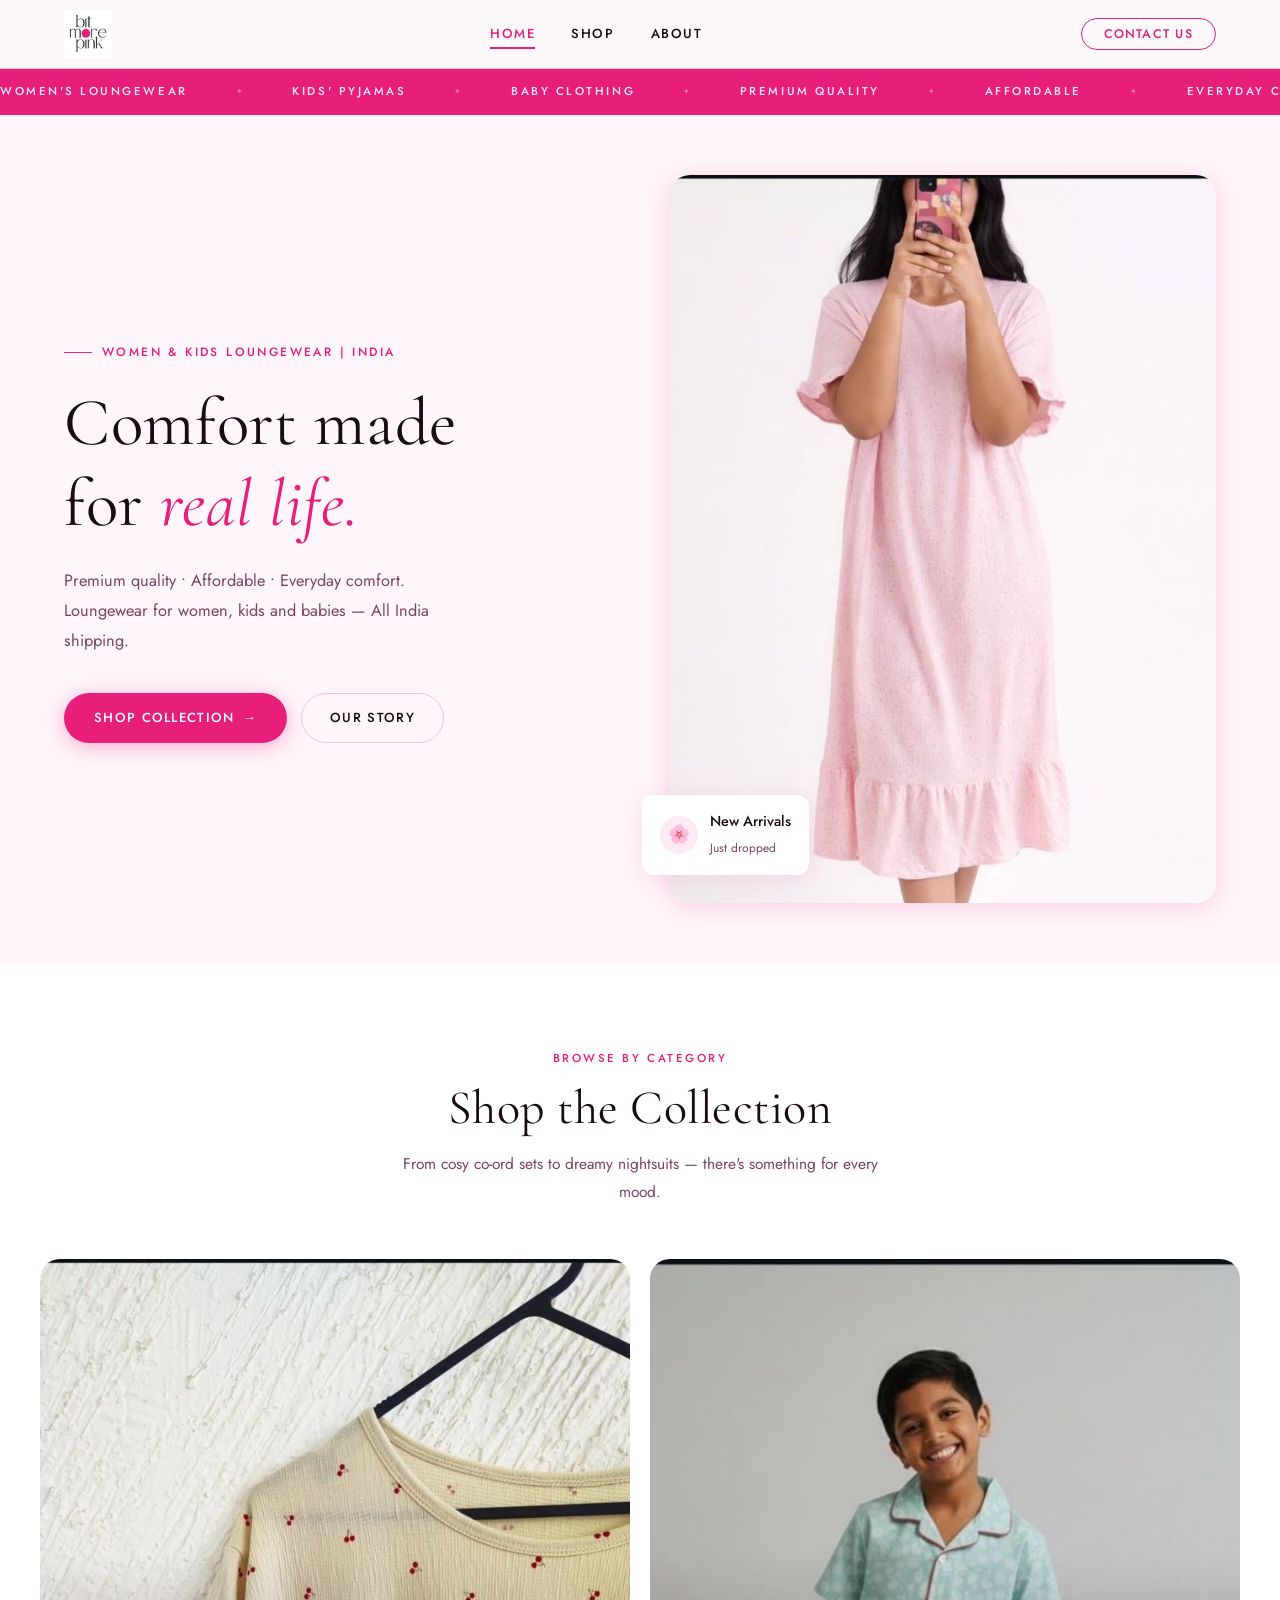
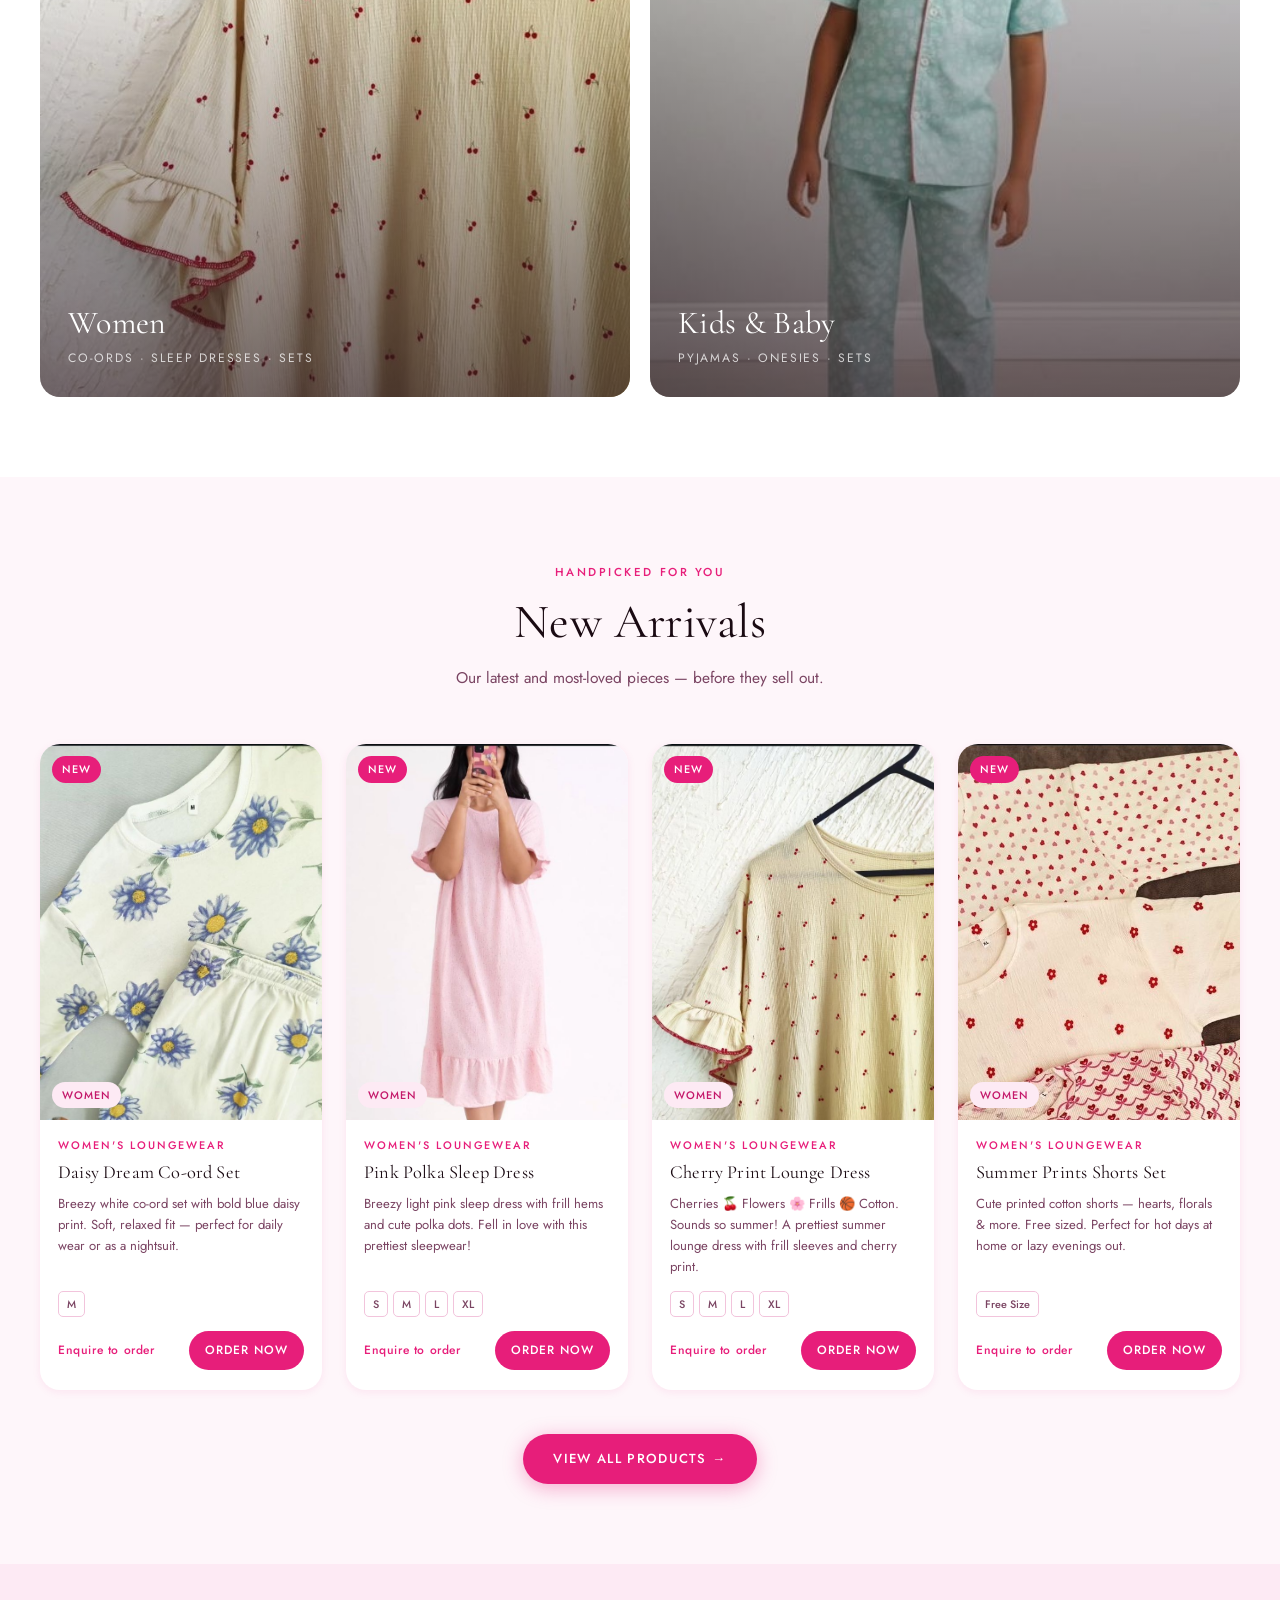
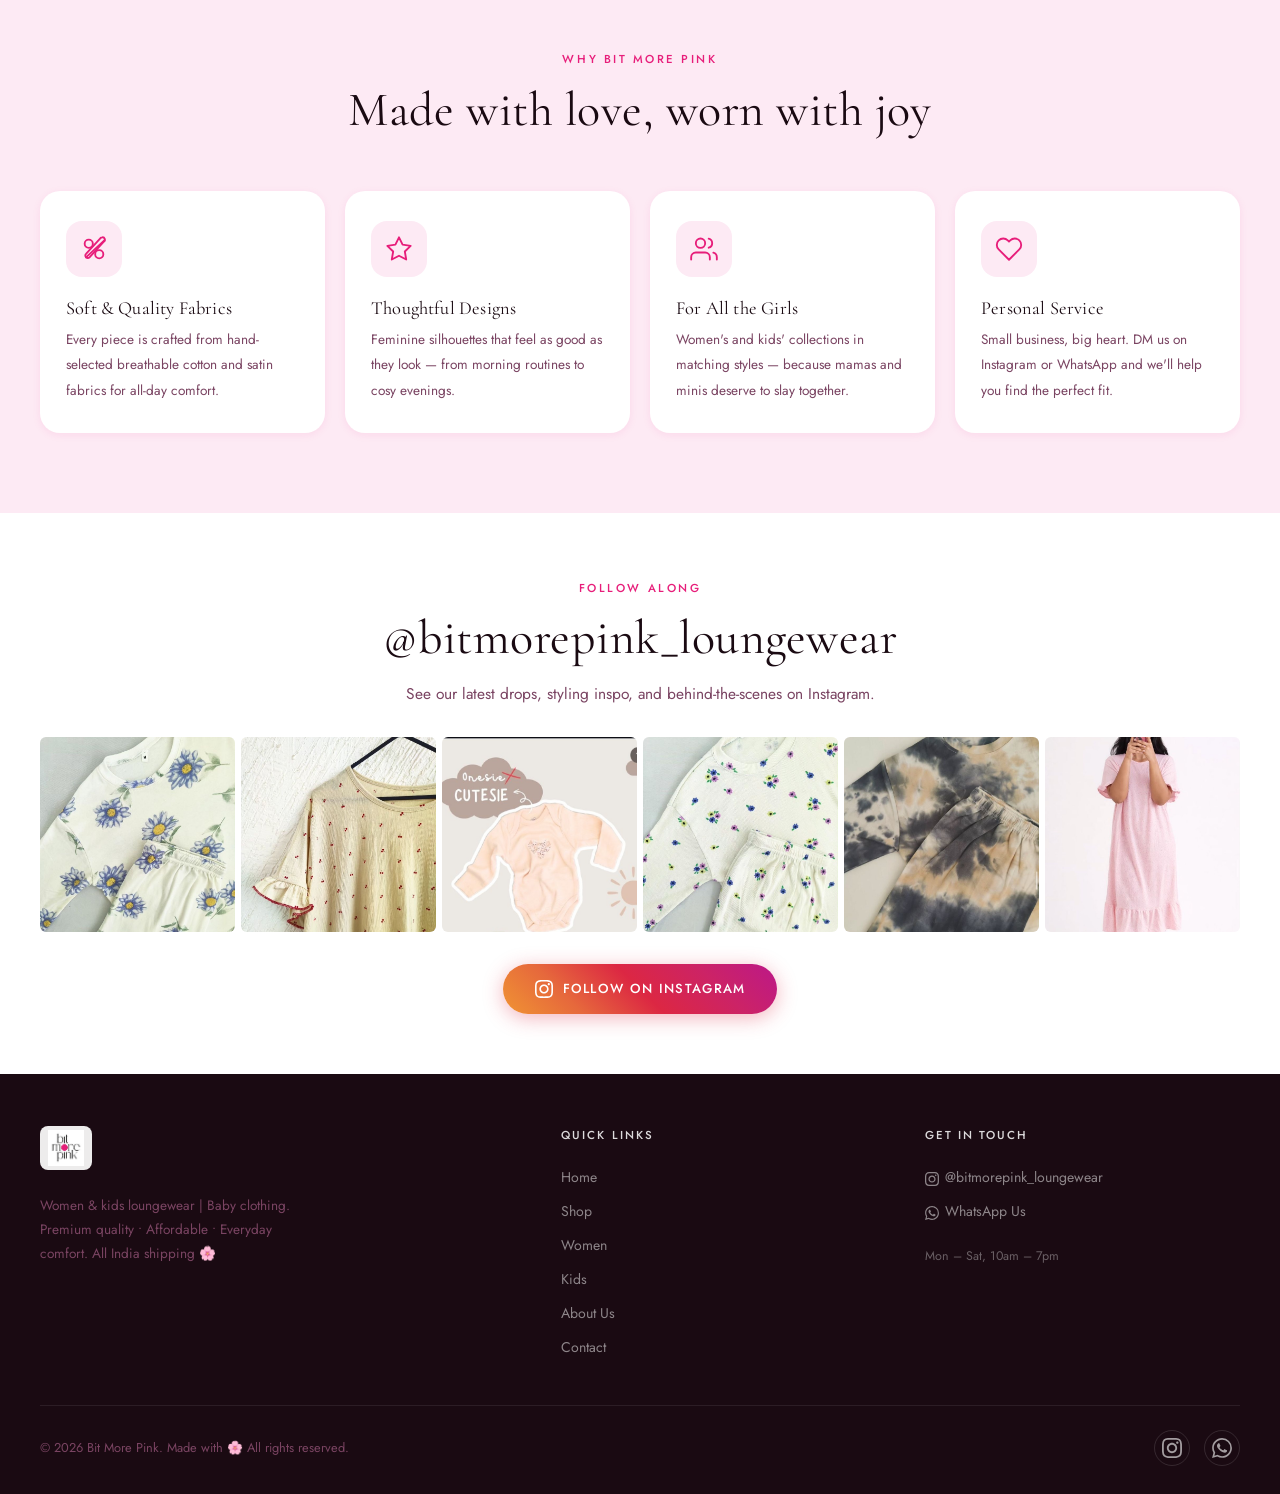
<file: index.html>
<!DOCTYPE html>
<html lang="en">
<head>
  <meta charset="UTF-8" />
  <meta name="viewport" content="width=device-width, initial-scale=1.0" />
  <title>Bit More Pink — Women & Kids Loungewear</title>
  <meta name="description" content="Bit More Pink — beautiful, cosy loungewear for women and kids. Shop our curated collection of soft co-ord sets, sleep dresses & pyjamas. All India shipping." />

  <!-- Open Graph / WhatsApp / Facebook -->
  <meta property="og:type"        content="website" />
  <meta property="og:site_name"   content="Bit More Pink" />
  <meta property="og:url"         content="http://store.bitmorepink.in/" />
  <meta property="og:title"       content="Bit More Pink — Women & Kids Loungewear" />
  <meta property="og:description" content="Beautiful, cosy loungewear for women and kids. Soft co-ord sets, sleep dresses, pyjamas & more. Shop now — All India shipping 🌸" />
  <meta property="og:image"       content="http://store.bitmorepink.in/images/daisy-coordset.jpg" />
  <meta property="og:image:width"  content="800" />
  <meta property="og:image:height" content="800" />
  <meta property="og:locale"      content="en_IN" />

  <!-- Twitter Card -->
  <meta name="twitter:card"        content="summary_large_image" />
  <meta name="twitter:title"       content="Bit More Pink — Women & Kids Loungewear" />
  <meta name="twitter:description" content="Beautiful, cosy loungewear for women and kids. Soft co-ord sets, sleep dresses, pyjamas & more. Shop now — All India shipping 🌸" />
  <meta name="twitter:image"       content="http://store.bitmorepink.in/images/daisy-coordset.jpg" />
  <link rel="stylesheet" href="css/styles.css" />
  <!-- Favicon placeholder -->
  <link rel="icon" href="data:image/svg+xml,<svg xmlns='http://www.w3.org/2000/svg' viewBox='0 0 100 100'><text y='.9em' font-size='90'>🌸</text></svg>" />
</head>
<body>

  <!-- ══════════════════ NAV ══════════════════ -->
  <header>
    <nav class="nav" role="navigation" aria-label="Main navigation">
      <div class="nav__inner">
        <a href="index.html" class="nav__logo"><img src="images/logo.jpg" alt="Bit More Pink" /></a>

        <ul class="nav__links" role="list">
          <li><a href="index.html">Home</a></li>
          <li><a href="shop.html">Shop</a></li>
          <li><a href="about.html">About</a></li>
        </ul>
        <a href="contact.html" class="nav__contact-btn">Contact Us</a>

        <button class="nav__burger" id="navBurger" aria-label="Open menu" aria-expanded="false">
          <span></span><span></span><span></span>
        </button>
      </div>

      <nav class="nav__mobile" id="navMobile" aria-label="Mobile navigation">
        <a href="index.html">Home</a>
        <a href="shop.html">Shop</a>
        <a href="about.html">About</a>
        <a href="contact.html">Contact Us</a>
      </nav>
    </nav>
  </header>

  <main>

    <!-- ══════════════════ MARQUEE ══════════════════ -->
    <div class="marquee-strip" aria-hidden="true">
      <div class="marquee-track">
        <span>Women's Loungewear</span><span class="dot">✦</span>
        <span>Kids' Pyjamas</span><span class="dot">✦</span>
        <span>Baby Clothing</span><span class="dot">✦</span>
        <span>Premium Quality</span><span class="dot">✦</span>
        <span>Affordable</span><span class="dot">✦</span>
        <span>Everyday Comfort</span><span class="dot">✦</span>
        <span>All India Shipping</span><span class="dot">✦</span>
        <span>DM to Order</span><span class="dot">✦</span>
        <span>Women's Loungewear</span><span class="dot">✦</span>
        <span>Kids' Pyjamas</span><span class="dot">✦</span>
        <span>Baby Clothing</span><span class="dot">✦</span>
        <span>Premium Quality</span><span class="dot">✦</span>
        <span>Affordable</span><span class="dot">✦</span>
        <span>Everyday Comfort</span><span class="dot">✦</span>
        <span>All India Shipping</span><span class="dot">✦</span>
        <span>DM to Order</span><span class="dot">✦</span>
      </div>
    </div>

    <!-- ══════════════════ HERO ══════════════════ -->
    <section class="hero">
      <div class="hero__content reveal">
        <span class="hero__eyebrow">Women & Kids Loungewear | India</span>
        <h1 class="hero__title">
          Comfort made<br>
          for <em>real life.</em>
        </h1>
        <p class="hero__sub">
          Premium quality • Affordable • Everyday comfort. Loungewear for women, kids and babies — All India shipping.
        </p>
        <div class="hero__ctas">
          <a href="shop.html" class="btn-primary">
            <span>Shop Collection</span>
            <span>→</span>
          </a>
          <a href="about.html" class="btn-outline">Our Story</a>
        </div>
      </div>

      <div class="hero__image reveal">
        <div style="width:100%;aspect-ratio:3/4;border-radius:20px;overflow:hidden;box-shadow:0 4px 24px rgba(231,30,122,0.18);">
          <img src="images/pink-sleep-dress.jpg" alt="Pink Polka Sleep Dress" style="width:100%;height:100%;object-fit:cover;object-position:top;" />
        </div>
        <div class="hero__image-badge">
          <div class="badge-icon">🌸</div>
          <div class="badge-text">
            <strong>New Arrivals</strong>
            <span>Just dropped</span>
          </div>
        </div>
      </div>
    </section>

    <!-- ══════════════════ CATEGORIES ══════════════════ -->
    <section class="section section--white">
      <div class="section__inner">
        <div class="section__header reveal">
          <span class="eyebrow">Browse by Category</span>
          <h2>Shop the Collection</h2>
          <p>From cosy co-ord sets to dreamy nightsuits — there's something for every mood.</p>
        </div>

        <div class="categories">
          <a href="shop.html?filter=women" class="category-card reveal">
            <img src="images/cherry-lounge-dress.jpg" alt="Women's Loungewear" />
            <div class="category-card__overlay">
              <h3>Women</h3>
              <span>Co-ords · Sleep Dresses · Sets</span>
            </div>
          </a>

          <a href="shop.html?filter=kids" class="category-card reveal">
            <img src="images/kids-pyjama-mint.jpg" alt="Kids Loungewear" />
            <div class="category-card__overlay">
              <h3>Kids & Baby</h3>
              <span>Pyjamas · Onesies · Sets</span>
            </div>
          </a>
        </div>
      </div>
    </section>

    <!-- ══════════════════ FEATURED PRODUCTS ══════════════════ -->
    <section class="section">
      <div class="section__inner">
        <div class="section__header reveal">
          <span class="eyebrow">Handpicked for you</span>
          <h2>New Arrivals</h2>
          <p>Our latest and most-loved pieces — before they sell out.</p>
        </div>

        <div class="products-grid" id="featuredGrid"></div>

        <div style="text-align:center;margin-top:44px;" class="reveal">
          <a href="shop.html" class="btn-primary">View All Products →</a>
        </div>
      </div>
    </section>

    <!-- ══════════════════ WHY US ══════════════════ -->
    <section class="section section--alt">
      <div class="section__inner">
        <div class="section__header reveal">
          <span class="eyebrow">Why Bit More Pink</span>
          <h2>Made with love, worn with joy</h2>
        </div>

        <div class="values-grid">
          <div class="value-card reveal">
            <div class="icon">
              <svg xmlns="http://www.w3.org/2000/svg" width="28" height="28" viewBox="0 0 24 24" fill="none" stroke="currentColor" stroke-width="1.6" stroke-linecap="round" stroke-linejoin="round" aria-hidden="true">
                <polyline points="20.84 4.61 5.15 19.15"/><circle cx="7.5" cy="7.5" r="3.5"/>
                <path d="M19 2c-.53 0-1.04.21-1.41.59L5.15 16.15a2 2 0 0 0 0 2.83l.15.14a2 2 0 0 0 2.83 0L20.41 5.66A2 2 0 0 0 19 2z"/><circle cx="16.5" cy="16.5" r="3.5"/>
              </svg>
            </div>
            <h4>Soft &amp; Quality Fabrics</h4>
            <p>Every piece is crafted from hand-selected breathable cotton and satin fabrics for all-day comfort.</p>
          </div>
          <div class="value-card reveal">
            <div class="icon">
              <svg xmlns="http://www.w3.org/2000/svg" width="28" height="28" viewBox="0 0 24 24" fill="none" stroke="currentColor" stroke-width="1.6" stroke-linecap="round" stroke-linejoin="round" aria-hidden="true">
                <path d="M12 2l3.09 6.26L22 9.27l-5 4.87 1.18 6.88L12 17.77l-6.18 3.25L7 14.14 2 9.27l6.91-1.01L12 2z"/>
              </svg>
            </div>
            <h4>Thoughtful Designs</h4>
            <p>Feminine silhouettes that feel as good as they look — from morning routines to cosy evenings.</p>
          </div>
          <div class="value-card reveal">
            <div class="icon">
              <svg xmlns="http://www.w3.org/2000/svg" width="28" height="28" viewBox="0 0 24 24" fill="none" stroke="currentColor" stroke-width="1.6" stroke-linecap="round" stroke-linejoin="round" aria-hidden="true">
                <path d="M17 21v-2a4 4 0 0 0-4-4H5a4 4 0 0 0-4 4v2"/>
                <circle cx="9" cy="7" r="4"/>
                <path d="M23 21v-2a4 4 0 0 0-3-3.87"/><path d="M16 3.13a4 4 0 0 1 0 7.75"/>
              </svg>
            </div>
            <h4>For All the Girls</h4>
            <p>Women's and kids' collections in matching styles — because mamas and minis deserve to slay together.</p>
          </div>
          <div class="value-card reveal">
            <div class="icon">
              <svg xmlns="http://www.w3.org/2000/svg" width="28" height="28" viewBox="0 0 24 24" fill="none" stroke="currentColor" stroke-width="1.6" stroke-linecap="round" stroke-linejoin="round" aria-hidden="true">
                <path d="M20.84 4.61a5.5 5.5 0 0 0-7.78 0L12 5.67l-1.06-1.06a5.5 5.5 0 0 0-7.78 7.78l1.06 1.06L12 21.23l7.78-7.78 1.06-1.06a5.5 5.5 0 0 0 0-7.78z"/>
              </svg>
            </div>
            <h4>Personal Service</h4>
            <p>Small business, big heart. DM us on Instagram or WhatsApp and we'll help you find the perfect fit.</p>
          </div>
        </div>
      </div>
    </section>

    <!-- ══════════════════ INSTAGRAM STRIP ══════════════════ -->
    <section class="insta-strip">
      <div class="section__header reveal">
        <span class="eyebrow">Follow Along</span>
        <h2>@bitmorepink_loungewear</h2>
        <p>See our latest drops, styling inspo, and behind-the-scenes on Instagram.</p>
      </div>

      <!-- Instagram grid — real product images -->
      <div class="insta-strip__grid" style="max-width:1200px;margin:0 auto 32px;">
        <div class="insta-strip__cell"><img src="images/daisy-coordset.jpg" alt="Daisy Co-ord Set" loading="lazy"><div class="overlay">📷</div></div>
        <div class="insta-strip__cell"><img src="images/cherry-lounge-dress.jpg" alt="Cherry Lounge Dress" loading="lazy"><div class="overlay">📷</div></div>
        <div class="insta-strip__cell"><img src="images/cutesie-peach.jpg" alt="Cutesie Onesie" loading="lazy"><div class="overlay">📷</div></div>
        <div class="insta-strip__cell"><img src="images/floral-loungeset.jpg" alt="Floral Lounge Set" loading="lazy"><div class="overlay">📷</div></div>
        <div class="insta-strip__cell"><img src="images/tiedye-coordset.jpg" alt="Tie-Dye Set" loading="lazy"><div class="overlay">📷</div></div>
        <div class="insta-strip__cell"><img src="images/pink-sleep-dress.jpg" alt="Pink Sleep Dress" loading="lazy"><div class="overlay">📷</div></div>
      </div>

      <div class="insta-cta-wrap reveal">
        <a href="https://www.instagram.com/bitmorepink_loungewear/" target="_blank" rel="noopener"
           class="btn-insta">
          <svg xmlns="http://www.w3.org/2000/svg" width="18" height="18" viewBox="0 0 24 24" fill="currentColor" aria-hidden="true"><path d="M12 2.163c3.204 0 3.584.012 4.85.07 3.252.148 4.771 1.691 4.919 4.919.058 1.265.069 1.645.069 4.849 0 3.205-.012 3.584-.069 4.849-.149 3.225-1.664 4.771-4.919 4.919-1.266.058-1.644.07-4.85.07-3.204 0-3.584-.012-4.849-.07-3.26-.149-4.771-1.699-4.919-4.92-.058-1.265-.07-1.644-.07-4.849 0-3.204.013-3.583.07-4.849.149-3.227 1.664-4.771 4.919-4.919 1.266-.057 1.645-.069 4.849-.069zm0-2.163c-3.259 0-3.667.014-4.947.072-4.358.2-6.78 2.618-6.98 6.98-.059 1.281-.073 1.689-.073 4.948 0 3.259.014 3.668.072 4.948.2 4.358 2.618 6.78 6.98 6.98 1.281.058 1.689.072 4.948.072 3.259 0 3.668-.014 4.948-.072 4.354-.2 6.782-2.618 6.979-6.98.059-1.28.073-1.689.073-4.948 0-3.259-.014-3.667-.072-4.947-.196-4.354-2.617-6.78-6.979-6.98-1.281-.059-1.69-.073-4.949-.073zm0 5.838c-3.403 0-6.162 2.759-6.162 6.162s2.759 6.163 6.162 6.163 6.162-2.759 6.162-6.163c0-3.403-2.759-6.162-6.162-6.162zm0 10.162c-2.209 0-4-1.79-4-4 0-2.209 1.791-4 4-4s4 1.791 4 4c0 2.21-1.791 4-4 4zm6.406-11.845c-.796 0-1.441.645-1.441 1.44s.645 1.44 1.441 1.44c.795 0 1.439-.645 1.439-1.44s-.644-1.44-1.439-1.44z"/></svg>
          Follow on Instagram
        </a>
      </div>
    </section>

  </main>

  <!-- ══════════════════ FOOTER ══════════════════ -->
  <footer class="footer">
    <div class="footer__inner">
      <div class="footer__brand">
        <a href="index.html" class="logo"><img src="images/logo.jpg" alt="Bit More Pink" /></a>
        <p>Women & kids loungewear | Baby clothing. Premium quality • Affordable • Everyday comfort. All India shipping 🌸</p>
      </div>

      <div class="footer__col">
        <h5>Quick Links</h5>
        <a href="index.html">Home</a>
        <a href="shop.html">Shop</a>
        <a href="shop.html?filter=women">Women</a>
        <a href="shop.html?filter=kids">Kids</a>
        <a href="about.html">About Us</a>
        <a href="contact.html">Contact</a>
      </div>

      <div class="footer__col">
        <h5>Get in Touch</h5>
        <a href="https://www.instagram.com/bitmorepink_loungewear/" target="_blank" rel="noopener">
          <svg xmlns="http://www.w3.org/2000/svg" width="14" height="14" viewBox="0 0 24 24" fill="currentColor" style="vertical-align:middle;margin-right:6px;" aria-hidden="true"><path d="M12 2.163c3.204 0 3.584.012 4.85.07 3.252.148 4.771 1.691 4.919 4.919.058 1.265.069 1.645.069 4.849 0 3.205-.012 3.584-.069 4.849-.149 3.225-1.664 4.771-4.919 4.919-1.266.058-1.644.07-4.85.07-3.204 0-3.584-.012-4.849-.07-3.26-.149-4.771-1.699-4.919-4.92-.058-1.265-.07-1.644-.07-4.849 0-3.204.013-3.583.07-4.849.149-3.227 1.664-4.771 4.919-4.919 1.266-.057 1.645-.069 4.849-.069zm0-2.163c-3.259 0-3.667.014-4.947.072-4.358.2-6.78 2.618-6.98 6.98-.059 1.281-.073 1.689-.073 4.948 0 3.259.014 3.668.072 4.948.2 4.358 2.618 6.78 6.98 6.98 1.281.058 1.689.072 4.948.072 3.259 0 3.668-.014 4.948-.072 4.354-.2 6.782-2.618 6.979-6.98.059-1.28.073-1.689.073-4.948 0-3.259-.014-3.667-.072-4.947-.196-4.354-2.617-6.78-6.979-6.98-1.281-.059-1.69-.073-4.949-.073zm0 5.838c-3.403 0-6.162 2.759-6.162 6.162s2.759 6.163 6.162 6.163 6.162-2.759 6.162-6.163c0-3.403-2.759-6.162-6.162-6.162zm0 10.162c-2.209 0-4-1.79-4-4 0-2.209 1.791-4 4-4s4 1.791 4 4c0 2.21-1.791 4-4 4zm6.406-11.845c-.796 0-1.441.645-1.441 1.44s.645 1.44 1.441 1.44c.795 0 1.439-.645 1.439-1.44s-.644-1.44-1.439-1.44z"/></svg>@bitmorepink_loungewear
        </a>
        <a href="#" data-contact="whatsapp" target="_blank" rel="noopener">
          <svg xmlns="http://www.w3.org/2000/svg" width="14" height="14" viewBox="0 0 24 24" fill="currentColor" style="vertical-align:middle;margin-right:6px;" aria-hidden="true"><path d="M17.472 14.382c-.297-.149-1.758-.867-2.03-.967-.273-.099-.471-.148-.67.15-.197.297-.767.966-.94 1.164-.173.199-.347.223-.644.075-.297-.15-1.255-.463-2.39-1.475-.883-.788-1.48-1.761-1.653-2.059-.173-.297-.018-.458.13-.606.134-.133.298-.347.446-.52.149-.174.198-.298.298-.497.099-.198.05-.371-.025-.52-.075-.149-.669-1.612-.916-2.207-.242-.579-.487-.5-.669-.51-.173-.008-.371-.01-.57-.01-.198 0-.52.074-.792.372-.272.297-1.04 1.016-1.04 2.479 0 1.462 1.065 2.875 1.213 3.074.149.198 2.096 3.2 5.077 4.487.709.306 1.262.489 1.694.625.712.227 1.36.195 1.871.118.571-.085 1.758-.719 2.006-1.413.248-.694.248-1.289.173-1.413-.074-.124-.272-.198-.57-.347m-5.421 7.403h-.004a9.87 9.87 0 01-5.031-1.378l-.361-.214-3.741.982.998-3.648-.235-.374a9.86 9.86 0 01-1.51-5.26c.001-5.45 4.436-9.884 9.888-9.884 2.64 0 5.122 1.03 6.988 2.898a9.825 9.825 0 012.893 6.994c-.003 5.45-4.437 9.884-9.885 9.884m8.413-18.297A11.815 11.815 0 0012.05 0C5.495 0 .16 5.335.157 11.892c0 2.096.547 4.142 1.588 5.945L.057 24l6.305-1.654a11.882 11.882 0 005.683 1.448h.005c6.554 0 11.89-5.335 11.893-11.893a11.821 11.821 0 00-3.48-8.413Z"/></svg>WhatsApp Us
        </a>
        <div style="margin-top:16px;">
          <p style="font-size:0.78rem;color:rgba(255,255,255,0.35);">Mon – Sat, 10am – 7pm</p>
        </div>
      </div>
    </div>

    <div class="footer__bottom">
      <p>© 2026 Bit More Pink. Made with 🌸 All rights reserved.</p>
      <div class="footer__social">
        <a href="https://www.instagram.com/bitmorepink_loungewear/" target="_blank" rel="noopener" aria-label="Instagram"><svg xmlns="http://www.w3.org/2000/svg" width="20" height="20" viewBox="0 0 24 24" fill="currentColor" aria-hidden="true"><path d="M12 2.163c3.204 0 3.584.012 4.85.07 3.252.148 4.771 1.691 4.919 4.919.058 1.265.069 1.645.069 4.849 0 3.205-.012 3.584-.069 4.849-.149 3.225-1.664 4.771-4.919 4.919-1.266.058-1.644.07-4.85.07-3.204 0-3.584-.012-4.849-.07-3.26-.149-4.771-1.699-4.919-4.92-.058-1.265-.07-1.644-.07-4.849 0-3.204.013-3.583.07-4.849.149-3.227 1.664-4.771 4.919-4.919 1.266-.057 1.645-.069 4.849-.069zm0-2.163c-3.259 0-3.667.014-4.947.072-4.358.2-6.78 2.618-6.98 6.98-.059 1.281-.073 1.689-.073 4.948 0 3.259.014 3.668.072 4.948.2 4.358 2.618 6.78 6.98 6.98 1.281.058 1.689.072 4.948.072 3.259 0 3.668-.014 4.948-.072 4.354-.2 6.782-2.618 6.979-6.98.059-1.28.073-1.689.073-4.948 0-3.259-.014-3.667-.072-4.947-.196-4.354-2.617-6.78-6.979-6.98-1.281-.059-1.69-.073-4.949-.073zm0 5.838c-3.403 0-6.162 2.759-6.162 6.162s2.759 6.163 6.162 6.163 6.162-2.759 6.162-6.163c0-3.403-2.759-6.162-6.162-6.162zm0 10.162c-2.209 0-4-1.79-4-4 0-2.209 1.791-4 4-4s4 1.791 4 4c0 2.21-1.791 4-4 4zm6.406-11.845c-.796 0-1.441.645-1.441 1.44s.645 1.44 1.441 1.44c.795 0 1.439-.645 1.439-1.44s-.644-1.44-1.439-1.44z"/></svg></a>
        <a href="#" data-contact="whatsapp" target="_blank" rel="noopener" aria-label="WhatsApp"><svg xmlns="http://www.w3.org/2000/svg" width="20" height="20" viewBox="0 0 24 24" fill="currentColor" aria-hidden="true"><path d="M17.472 14.382c-.297-.149-1.758-.867-2.03-.967-.273-.099-.471-.148-.67.15-.197.297-.767.966-.94 1.164-.173.199-.347.223-.644.075-.297-.15-1.255-.463-2.39-1.475-.883-.788-1.48-1.761-1.653-2.059-.173-.297-.018-.458.13-.606.134-.133.298-.347.446-.52.149-.174.198-.298.298-.497.099-.198.05-.371-.025-.52-.075-.149-.669-1.612-.916-2.207-.242-.579-.487-.5-.669-.51-.173-.008-.371-.01-.57-.01-.198 0-.52.074-.792.372-.272.297-1.04 1.016-1.04 2.479 0 1.462 1.065 2.875 1.213 3.074.149.198 2.096 3.2 5.077 4.487.709.306 1.262.489 1.694.625.712.227 1.36.195 1.871.118.571-.085 1.758-.719 2.006-1.413.248-.694.248-1.289.173-1.413-.074-.124-.272-.198-.57-.347m-5.421 7.403h-.004a9.87 9.87 0 01-5.031-1.378l-.361-.214-3.741.982.998-3.648-.235-.374a9.86 9.86 0 01-1.51-5.26c.001-5.45 4.436-9.884 9.888-9.884 2.64 0 5.122 1.03 6.988 2.898a9.825 9.825 0 012.893 6.994c-.003 5.45-4.437 9.884-9.885 9.884m8.413-18.297A11.815 11.815 0 0012.05 0C5.495 0 .16 5.335.157 11.892c0 2.096.547 4.142 1.588 5.945L.057 24l6.305-1.654a11.882 11.882 0 005.683 1.448h.005c6.554 0 11.89-5.335 11.893-11.893a11.821 11.821 0 00-3.48-8.413Z"/></svg></a>
      </div>
    </div>
  </footer>

  <script src="js/products.js"></script>
  <script src="js/catalog.js"></script>
  <script src="js/main.js"></script>
</body>
</html>
</file>
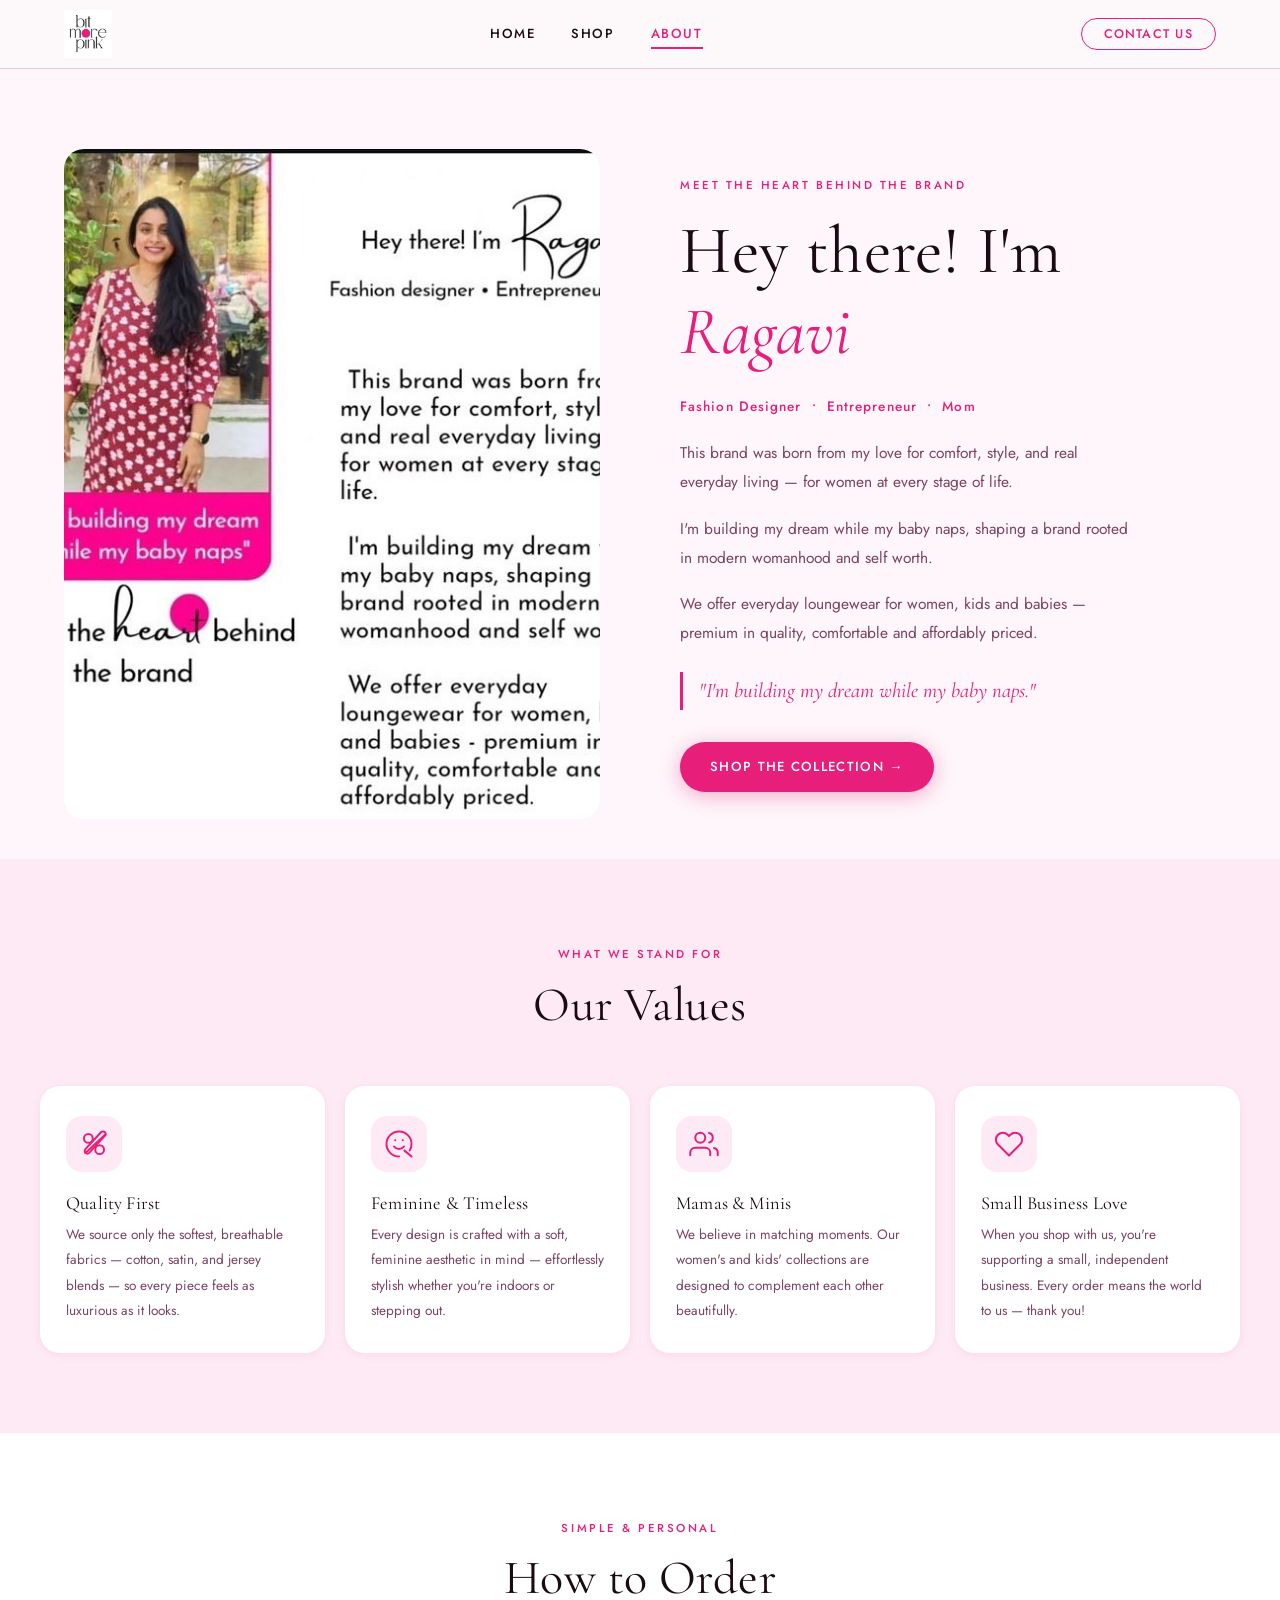
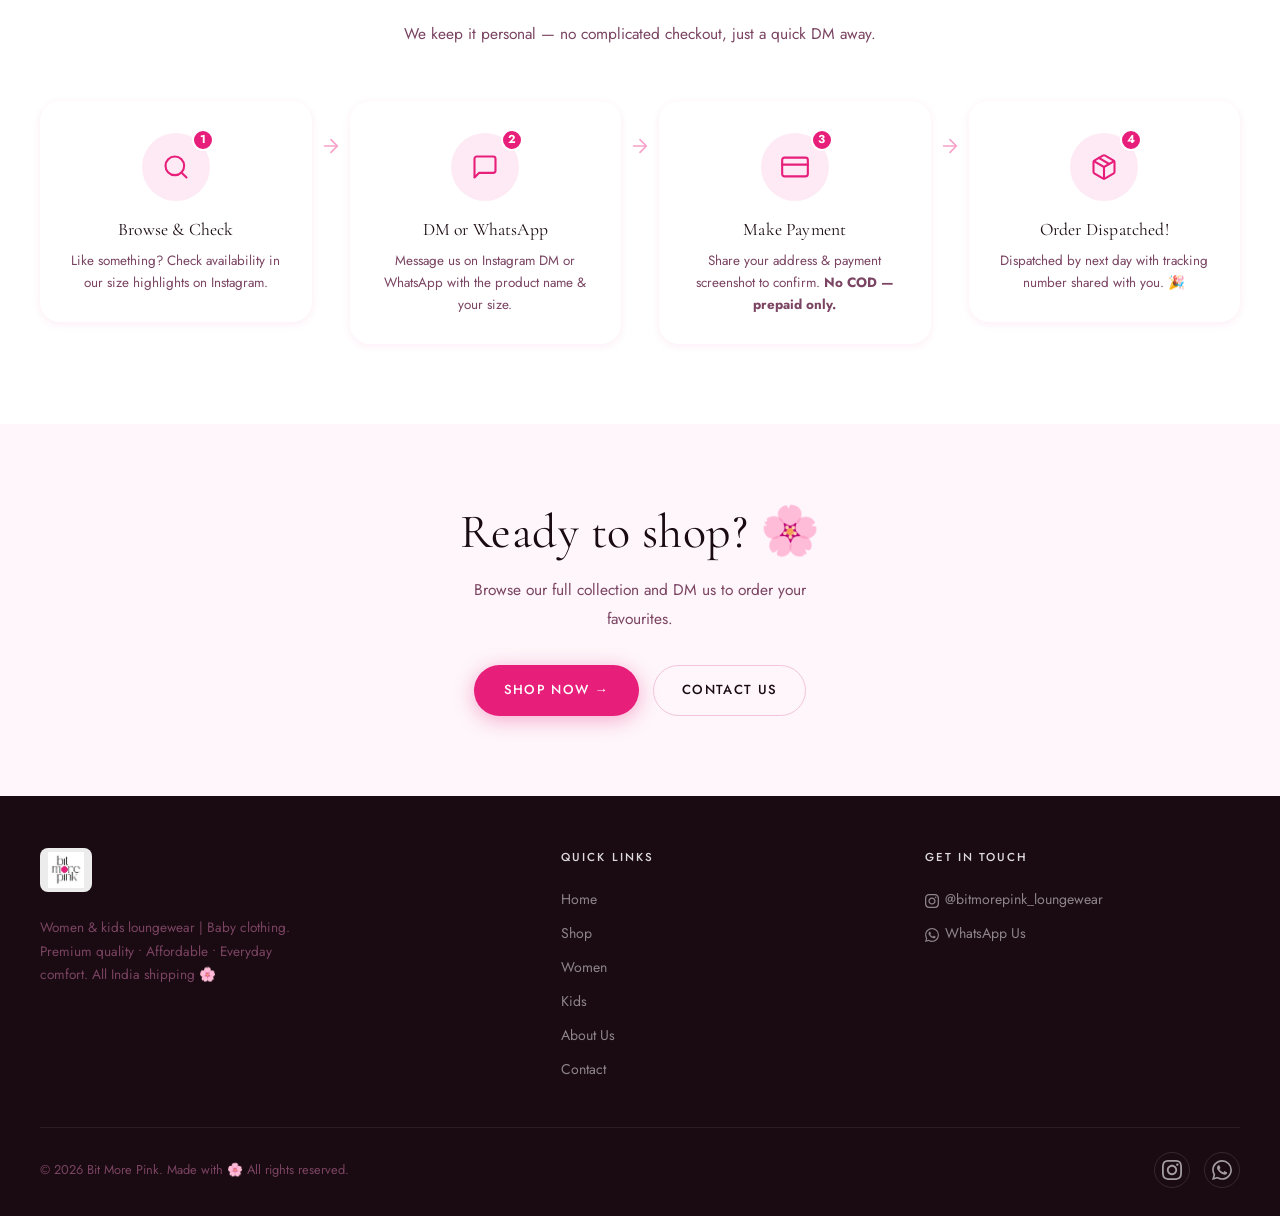
<file: about.html>
<!DOCTYPE html>
<html lang="en">
<head>
  <meta charset="UTF-8" />
  <meta name="viewport" content="width=device-width, initial-scale=1.0" />
  <title>About Us — Bit More Pink</title>
  <meta name="description" content="The story behind Bit More Pink — a small business built with love by Ragavi, for women and kids who deserve beautiful loungewear." />

  <!-- Open Graph / WhatsApp / Facebook -->
  <meta property="og:type"        content="website" />
  <meta property="og:site_name"   content="Bit More Pink" />
  <meta property="og:url"         content="http://store.bitmorepink.in/about.html" />
  <meta property="og:title"       content="Our Story — Bit More Pink" />
  <meta property="og:description" content="Meet Ragavi — the heart behind Bit More Pink. A small business built with love, crafting beautiful loungewear for women and kids 🌸" />
  <meta property="og:image"       content="http://store.bitmorepink.in/images/about-ragavi.jpg" />
  <meta property="og:image:width"  content="800" />
  <meta property="og:image:height" content="800" />
  <meta property="og:locale"      content="en_IN" />

  <!-- Twitter Card -->
  <meta name="twitter:card"        content="summary_large_image" />
  <meta name="twitter:title"       content="Our Story — Bit More Pink" />
  <meta name="twitter:description" content="Meet Ragavi — the heart behind Bit More Pink. A small business built with love, crafting beautiful loungewear for women and kids 🌸" />
  <meta name="twitter:image"       content="http://store.bitmorepink.in/images/about-ragavi.jpg" />
  <link rel="stylesheet" href="css/styles.css" />
  <link rel="icon" href="data:image/svg+xml,<svg xmlns='http://www.w3.org/2000/svg' viewBox='0 0 100 100'><text y='.9em' font-size='90'>🌸</text></svg>" />
</head>
<body>

  <!-- ══════════════════ NAV ══════════════════ -->
  <header>
    <nav class="nav" role="navigation" aria-label="Main navigation">
      <div class="nav__inner">
        <a href="index.html" class="nav__logo"><img src="images/logo.jpg" alt="Bit More Pink" /></a>
        <ul class="nav__links" role="list">
          <li><a href="index.html">Home</a></li>
          <li><a href="shop.html">Shop</a></li>
          <li><a href="about.html">About</a></li>
        </ul>
        <a href="contact.html" class="nav__contact-btn">Contact Us</a>
        <button class="nav__burger" id="navBurger" aria-label="Open menu" aria-expanded="false">
          <span></span><span></span><span></span>
        </button>
      </div>
      <nav class="nav__mobile" id="navMobile" aria-label="Mobile navigation">
        <a href="index.html">Home</a>
        <a href="shop.html">Shop</a>
        <a href="about.html">About</a>
        <a href="contact.html">Contact Us</a>
      </nav>
    </nav>
  </header>

  <main>

    <!-- ══════════════════ ABOUT HERO ══════════════════ -->
    <div class="about-hero">

      <div class="about-hero__image reveal">
        <img src="images/about-ragavi.jpg" alt="Ragavi — Founder of Bit More Pink" style="width:100%;height:100%;object-fit:cover;object-position:top;" />
      </div>

      <div class="about-hero__content reveal">
        <span class="eyebrow">Meet the heart behind the brand</span>
        <h1>Hey there! I'm <em style="font-style:italic;color:var(--rose);">Ragavi</em></h1>
        <p style="font-size:0.85rem;color:var(--rose);font-weight:500;letter-spacing:0.08em;margin-bottom:20px;">Fashion Designer &nbsp;•&nbsp; Entrepreneur &nbsp;•&nbsp; Mom</p>
        <p>
          This brand was born from my love for comfort, style, and real everyday living — for women at every stage of life.
        </p>
        <p>
          I'm building my dream while my baby naps, shaping a brand rooted in modern womanhood and self worth.
        </p>
        <p>
          We offer everyday loungewear for women, kids and babies — premium in quality, comfortable and affordably priced.
        </p>
        <p style="font-family:'Cormorant Garamond',serif;font-size:1.3rem;font-style:italic;color:var(--rose);margin-top:24px;border-left:3px solid var(--rose);padding-left:16px;">
          "I'm building my dream while my baby naps."
        </p>
        <div style="margin-top:32px;">
          <a href="shop.html" class="btn-primary">Shop the Collection →</a>
        </div>
      </div>

    </div>

    <!-- ══════════════════ VALUES ══════════════════ -->
    <section class="section section--alt">
      <div class="section__inner">
        <div class="section__header reveal">
          <span class="eyebrow">What We Stand For</span>
          <h2>Our Values</h2>
        </div>

        <div class="values-grid">
          <div class="value-card reveal">
            <div class="icon">
              <svg xmlns="http://www.w3.org/2000/svg" width="30" height="30" viewBox="0 0 24 24" fill="none" stroke="currentColor" stroke-width="1.6" stroke-linecap="round" stroke-linejoin="round" aria-hidden="true">
                <polyline points="20.84 4.61 5.15 19.15"/><circle cx="7.5" cy="7.5" r="3.5"/>
                <path d="M19 2c-.53 0-1.04.21-1.41.59L5.15 16.15a2 2 0 0 0 0 2.83l.15.14a2 2 0 0 0 2.83 0L20.41 5.66A2 2 0 0 0 19 2z"/><circle cx="16.5" cy="16.5" r="3.5"/>
              </svg>
            </div>
            <h4>Quality First</h4>
            <p>We source only the softest, breathable fabrics — cotton, satin, and jersey blends — so every piece feels as luxurious as it looks.</p>
          </div>
          <div class="value-card reveal">
            <div class="icon">
              <svg xmlns="http://www.w3.org/2000/svg" width="30" height="30" viewBox="0 0 24 24" fill="none" stroke="currentColor" stroke-width="1.6" stroke-linecap="round" stroke-linejoin="round" aria-hidden="true">
                <path d="M12 22C6.48 22 2 17.52 2 12S6.48 2 12 2s10 4.48 10 10c0 1.9-.53 3.68-1.44 5.19"/>
                <path d="M8 14s1.5 2 4 2 4-2 4-2"/><line x1="9" y1="9" x2="9.01" y2="9"/><line x1="15" y1="9" x2="15.01" y2="9"/>
                <path d="M16.36 17.27 22 22l-5.64-4.54"/>
              </svg>
            </div>
            <h4>Feminine &amp; Timeless</h4>
            <p>Every design is crafted with a soft, feminine aesthetic in mind — effortlessly stylish whether you're indoors or stepping out.</p>
          </div>
          <div class="value-card reveal">
            <div class="icon">
              <svg xmlns="http://www.w3.org/2000/svg" width="30" height="30" viewBox="0 0 24 24" fill="none" stroke="currentColor" stroke-width="1.6" stroke-linecap="round" stroke-linejoin="round" aria-hidden="true">
                <path d="M17 21v-2a4 4 0 0 0-4-4H5a4 4 0 0 0-4 4v2"/>
                <circle cx="9" cy="7" r="4"/>
                <path d="M23 21v-2a4 4 0 0 0-3-3.87"/><path d="M16 3.13a4 4 0 0 1 0 7.75"/>
              </svg>
            </div>
            <h4>Mamas &amp; Minis</h4>
            <p>We believe in matching moments. Our women's and kids' collections are designed to complement each other beautifully.</p>
          </div>
          <div class="value-card reveal">
            <div class="icon">
              <svg xmlns="http://www.w3.org/2000/svg" width="30" height="30" viewBox="0 0 24 24" fill="none" stroke="currentColor" stroke-width="1.6" stroke-linecap="round" stroke-linejoin="round" aria-hidden="true">
                <path d="M20.84 4.61a5.5 5.5 0 0 0-7.78 0L12 5.67l-1.06-1.06a5.5 5.5 0 0 0-7.78 7.78l1.06 1.06L12 21.23l7.78-7.78 1.06-1.06a5.5 5.5 0 0 0 0-7.78z"/>
              </svg>
            </div>
            <h4>Small Business Love</h4>
            <p>When you shop with us, you're supporting a small, independent business. Every order means the world to us — thank you!</p>
          </div>
        </div>
      </div>
    </section>

    <!-- ══════════════════ HOW IT WORKS ══════════════════ -->
    <section class="section section--white">
      <div class="section__inner">
        <div class="section__header reveal">
          <span class="eyebrow">Simple & Personal</span>
          <h2>How to Order</h2>
          <p>We keep it personal — no complicated checkout, just a quick DM away.</p>
        </div>

        <div class="order-steps">
          <div class="order-step reveal">
            <div class="order-step__icon">
              <svg xmlns="http://www.w3.org/2000/svg" width="28" height="28" viewBox="0 0 24 24" fill="none" stroke="currentColor" stroke-width="1.8" stroke-linecap="round" stroke-linejoin="round" aria-hidden="true">
                <circle cx="11" cy="11" r="8"/><path d="m21 21-4.35-4.35"/>
              </svg>
              <span class="order-step__num">1</span>
            </div>
            <h4>Browse &amp; Check</h4>
            <p>Like something? Check availability in our size highlights on Instagram.</p>
          </div>
          <div class="order-step__arrow" aria-hidden="true">
            <svg xmlns="http://www.w3.org/2000/svg" width="22" height="22" viewBox="0 0 24 24" fill="none" stroke="currentColor" stroke-width="1.8" stroke-linecap="round" stroke-linejoin="round"><path d="M5 12h14M12 5l7 7-7 7"/></svg>
          </div>
          <div class="order-step reveal">
            <div class="order-step__icon">
              <svg xmlns="http://www.w3.org/2000/svg" width="28" height="28" viewBox="0 0 24 24" fill="none" stroke="currentColor" stroke-width="1.8" stroke-linecap="round" stroke-linejoin="round" aria-hidden="true">
                <path d="M21 15a2 2 0 0 1-2 2H7l-4 4V5a2 2 0 0 1 2-2h14a2 2 0 0 1 2 2z"/>
              </svg>
              <span class="order-step__num">2</span>
            </div>
            <h4>DM or WhatsApp</h4>
            <p>Message us on Instagram DM or WhatsApp with the product name &amp; your size.</p>
          </div>
          <div class="order-step__arrow" aria-hidden="true">
            <svg xmlns="http://www.w3.org/2000/svg" width="22" height="22" viewBox="0 0 24 24" fill="none" stroke="currentColor" stroke-width="1.8" stroke-linecap="round" stroke-linejoin="round"><path d="M5 12h14M12 5l7 7-7 7"/></svg>
          </div>
          <div class="order-step reveal">
            <div class="order-step__icon">
              <svg xmlns="http://www.w3.org/2000/svg" width="28" height="28" viewBox="0 0 24 24" fill="none" stroke="currentColor" stroke-width="1.8" stroke-linecap="round" stroke-linejoin="round" aria-hidden="true">
                <rect x="1" y="4" width="22" height="16" rx="2" ry="2"/><line x1="1" y1="10" x2="23" y2="10"/>
              </svg>
              <span class="order-step__num">3</span>
            </div>
            <h4>Make Payment</h4>
            <p>Share your address &amp; payment screenshot to confirm. <strong>No COD — prepaid only.</strong></p>
          </div>
          <div class="order-step__arrow" aria-hidden="true">
            <svg xmlns="http://www.w3.org/2000/svg" width="22" height="22" viewBox="0 0 24 24" fill="none" stroke="currentColor" stroke-width="1.8" stroke-linecap="round" stroke-linejoin="round"><path d="M5 12h14M12 5l7 7-7 7"/></svg>
          </div>
          <div class="order-step reveal">
            <div class="order-step__icon">
              <svg xmlns="http://www.w3.org/2000/svg" width="28" height="28" viewBox="0 0 24 24" fill="none" stroke="currentColor" stroke-width="1.8" stroke-linecap="round" stroke-linejoin="round" aria-hidden="true">
                <path d="M16.5 9.4 7.55 4.24"/><path d="M21 16V8a2 2 0 0 0-1-1.73l-7-4a2 2 0 0 0-2 0l-7 4A2 2 0 0 0 3 8v8a2 2 0 0 0 1 1.73l7 4a2 2 0 0 0 2 0l7-4A2 2 0 0 0 21 16z"/><polyline points="3.29 7 12 12 20.71 7"/><line x1="12" y1="22" x2="12" y2="12"/>
              </svg>
              <span class="order-step__num">4</span>
            </div>
            <h4>Order Dispatched!</h4>
            <p>Dispatched by next day with tracking number shared with you. 🎉</p>
          </div>
        </div>
      </div>
    </section>

    <!-- ══════════════════ CTA ══════════════════ -->
    <section class="section" style="text-align:center;">
      <div class="section__inner reveal">
        <h2 style="margin-bottom:14px;">Ready to shop? 🌸</h2>
        <p style="max-width:400px;margin:0 auto 32px;">Browse our full collection and DM us to order your favourites.</p>
        <div style="display:flex;gap:14px;justify-content:center;flex-wrap:wrap;">
          <a href="shop.html" class="btn-primary">Shop Now →</a>
          <a href="contact.html" class="btn-outline">Contact Us</a>
        </div>
      </div>
    </section>

  </main>

  <!-- ══════════════════ FOOTER ══════════════════ -->
  <footer class="footer">
    <div class="footer__inner">
      <div class="footer__brand">
        <a href="index.html" class="logo"><img src="images/logo.jpg" alt="Bit More Pink" /></a>
        <p>Women & kids loungewear | Baby clothing. Premium quality • Affordable • Everyday comfort. All India shipping 🌸</p>
      </div>
      <div class="footer__col">
        <h5>Quick Links</h5>
        <a href="index.html">Home</a>
        <a href="shop.html">Shop</a>
        <a href="shop.html?filter=women">Women</a>
        <a href="shop.html?filter=kids">Kids</a>
        <a href="about.html">About Us</a>
        <a href="contact.html">Contact</a>
      </div>
      <div class="footer__col">
        <h5>Get in Touch</h5>
        <a href="https://www.instagram.com/bitmorepink_loungewear/" target="_blank" rel="noopener"><svg xmlns="http://www.w3.org/2000/svg" width="14" height="14" viewBox="0 0 24 24" fill="currentColor" style="vertical-align:middle;margin-right:6px;" aria-hidden="true"><path d="M12 2.163c3.204 0 3.584.012 4.85.07 3.252.148 4.771 1.691 4.919 4.919.058 1.265.069 1.645.069 4.849 0 3.205-.012 3.584-.069 4.849-.149 3.225-1.664 4.771-4.919 4.919-1.266.058-1.644.07-4.85.07-3.204 0-3.584-.012-4.849-.07-3.26-.149-4.771-1.699-4.919-4.92-.058-1.265-.07-1.644-.07-4.849 0-3.204.013-3.583.07-4.849.149-3.227 1.664-4.771 4.919-4.919 1.266-.057 1.645-.069 4.849-.069zm0-2.163c-3.259 0-3.667.014-4.947.072-4.358.2-6.78 2.618-6.98 6.98-.059 1.281-.073 1.689-.073 4.948 0 3.259.014 3.668.072 4.948.2 4.358 2.618 6.78 6.98 6.98 1.281.058 1.689.072 4.948.072 3.259 0 3.668-.014 4.948-.072 4.354-.2 6.782-2.618 6.979-6.98.059-1.28.073-1.689.073-4.948 0-3.259-.014-3.667-.072-4.947-.196-4.354-2.617-6.78-6.979-6.98-1.281-.059-1.69-.073-4.949-.073zm0 5.838c-3.403 0-6.162 2.759-6.162 6.162s2.759 6.163 6.162 6.163 6.162-2.759 6.162-6.163c0-3.403-2.759-6.162-6.162-6.162zm0 10.162c-2.209 0-4-1.79-4-4 0-2.209 1.791-4 4-4s4 1.791 4 4c0 2.21-1.791 4-4 4zm6.406-11.845c-.796 0-1.441.645-1.441 1.44s.645 1.44 1.441 1.44c.795 0 1.439-.645 1.439-1.44s-.644-1.44-1.439-1.44z"/></svg>@bitmorepink_loungewear</a>
        <a href="#" data-contact="whatsapp" target="_blank" rel="noopener"><svg xmlns="http://www.w3.org/2000/svg" width="14" height="14" viewBox="0 0 24 24" fill="currentColor" style="vertical-align:middle;margin-right:6px;" aria-hidden="true"><path d="M17.472 14.382c-.297-.149-1.758-.867-2.03-.967-.273-.099-.471-.148-.67.15-.197.297-.767.966-.94 1.164-.173.199-.347.223-.644.075-.297-.15-1.255-.463-2.39-1.475-.883-.788-1.48-1.761-1.653-2.059-.173-.297-.018-.458.13-.606.134-.133.298-.347.446-.52.149-.174.198-.298.298-.497.099-.198.05-.371-.025-.52-.075-.149-.669-1.612-.916-2.207-.242-.579-.487-.5-.669-.51-.173-.008-.371-.01-.57-.01-.198 0-.52.074-.792.372-.272.297-1.04 1.016-1.04 2.479 0 1.462 1.065 2.875 1.213 3.074.149.198 2.096 3.2 5.077 4.487.709.306 1.262.489 1.694.625.712.227 1.36.195 1.871.118.571-.085 1.758-.719 2.006-1.413.248-.694.248-1.289.173-1.413-.074-.124-.272-.198-.57-.347m-5.421 7.403h-.004a9.87 9.87 0 01-5.031-1.378l-.361-.214-3.741.982.998-3.648-.235-.374a9.86 9.86 0 01-1.51-5.26c.001-5.45 4.436-9.884 9.888-9.884 2.64 0 5.122 1.03 6.988 2.898a9.825 9.825 0 012.893 6.994c-.003 5.45-4.437 9.884-9.885 9.884m8.413-18.297A11.815 11.815 0 0012.05 0C5.495 0 .16 5.335.157 11.892c0 2.096.547 4.142 1.588 5.945L.057 24l6.305-1.654a11.882 11.882 0 005.683 1.448h.005c6.554 0 11.89-5.335 11.893-11.893a11.821 11.821 0 00-3.48-8.413Z"/></svg>WhatsApp Us</a>
      </div>
    </div>
    <div class="footer__bottom">
      <p>© 2026 Bit More Pink. Made with 🌸 All rights reserved.</p>
      <div class="footer__social">
        <a href="https://www.instagram.com/bitmorepink_loungewear/" target="_blank" rel="noopener" aria-label="Instagram"><svg xmlns="http://www.w3.org/2000/svg" width="20" height="20" viewBox="0 0 24 24" fill="currentColor" aria-hidden="true"><path d="M12 2.163c3.204 0 3.584.012 4.85.07 3.252.148 4.771 1.691 4.919 4.919.058 1.265.069 1.645.069 4.849 0 3.205-.012 3.584-.069 4.849-.149 3.225-1.664 4.771-4.919 4.919-1.266.058-1.644.07-4.85.07-3.204 0-3.584-.012-4.849-.07-3.26-.149-4.771-1.699-4.919-4.92-.058-1.265-.07-1.644-.07-4.849 0-3.204.013-3.583.07-4.849.149-3.227 1.664-4.771 4.919-4.919 1.266-.057 1.645-.069 4.849-.069zm0-2.163c-3.259 0-3.667.014-4.947.072-4.358.2-6.78 2.618-6.98 6.98-.059 1.281-.073 1.689-.073 4.948 0 3.259.014 3.668.072 4.948.2 4.358 2.618 6.78 6.98 6.98 1.281.058 1.689.072 4.948.072 3.259 0 3.668-.014 4.948-.072 4.354-.2 6.782-2.618 6.979-6.98.059-1.28.073-1.689.073-4.948 0-3.259-.014-3.667-.072-4.947-.196-4.354-2.617-6.78-6.979-6.98-1.281-.059-1.69-.073-4.949-.073zm0 5.838c-3.403 0-6.162 2.759-6.162 6.162s2.759 6.163 6.162 6.163 6.162-2.759 6.162-6.163c0-3.403-2.759-6.162-6.162-6.162zm0 10.162c-2.209 0-4-1.79-4-4 0-2.209 1.791-4 4-4s4 1.791 4 4c0 2.21-1.791 4-4 4zm6.406-11.845c-.796 0-1.441.645-1.441 1.44s.645 1.44 1.441 1.44c.795 0 1.439-.645 1.439-1.44s-.644-1.44-1.439-1.44z"/></svg></a>
        <a href="#" data-contact="whatsapp" target="_blank" rel="noopener" aria-label="WhatsApp"><svg xmlns="http://www.w3.org/2000/svg" width="20" height="20" viewBox="0 0 24 24" fill="currentColor" aria-hidden="true"><path d="M17.472 14.382c-.297-.149-1.758-.867-2.03-.967-.273-.099-.471-.148-.67.15-.197.297-.767.966-.94 1.164-.173.199-.347.223-.644.075-.297-.15-1.255-.463-2.39-1.475-.883-.788-1.48-1.761-1.653-2.059-.173-.297-.018-.458.13-.606.134-.133.298-.347.446-.52.149-.174.198-.298.298-.497.099-.198.05-.371-.025-.52-.075-.149-.669-1.612-.916-2.207-.242-.579-.487-.5-.669-.51-.173-.008-.371-.01-.57-.01-.198 0-.52.074-.792.372-.272.297-1.04 1.016-1.04 2.479 0 1.462 1.065 2.875 1.213 3.074.149.198 2.096 3.2 5.077 4.487.709.306 1.262.489 1.694.625.712.227 1.36.195 1.871.118.571-.085 1.758-.719 2.006-1.413.248-.694.248-1.289.173-1.413-.074-.124-.272-.198-.57-.347m-5.421 7.403h-.004a9.87 9.87 0 01-5.031-1.378l-.361-.214-3.741.982.998-3.648-.235-.374a9.86 9.86 0 01-1.51-5.26c.001-5.45 4.436-9.884 9.888-9.884 2.64 0 5.122 1.03 6.988 2.898a9.825 9.825 0 012.893 6.994c-.003 5.45-4.437 9.884-9.885 9.884m8.413-18.297A11.815 11.815 0 0012.05 0C5.495 0 .16 5.335.157 11.892c0 2.096.547 4.142 1.588 5.945L.057 24l6.305-1.654a11.882 11.882 0 005.683 1.448h.005c6.554 0 11.89-5.335 11.893-11.893a11.821 11.821 0 00-3.48-8.413Z"/></svg></a>
      </div>
    </div>
  </footer>

  <script src="js/products.js"></script>
  <script src="js/catalog.js"></script>
  <script src="js/main.js"></script>
</body>
</html>
</file>
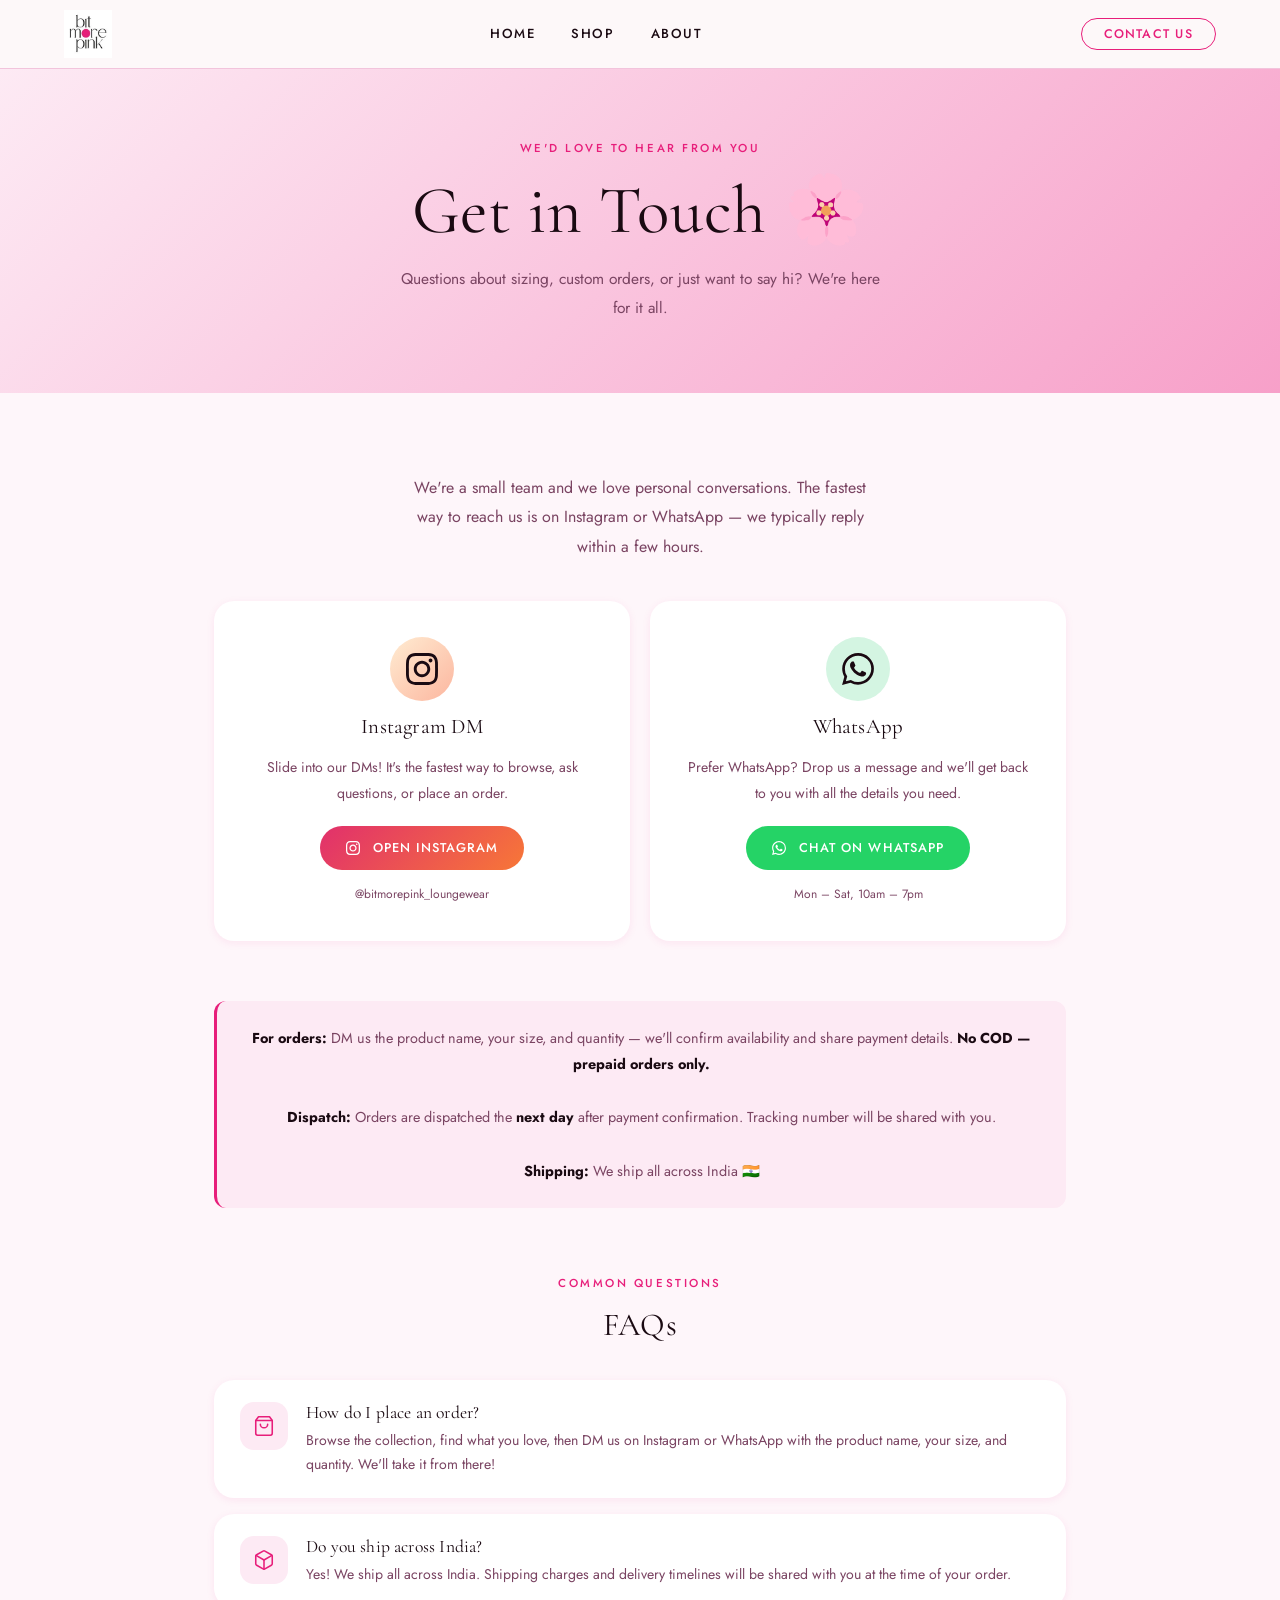
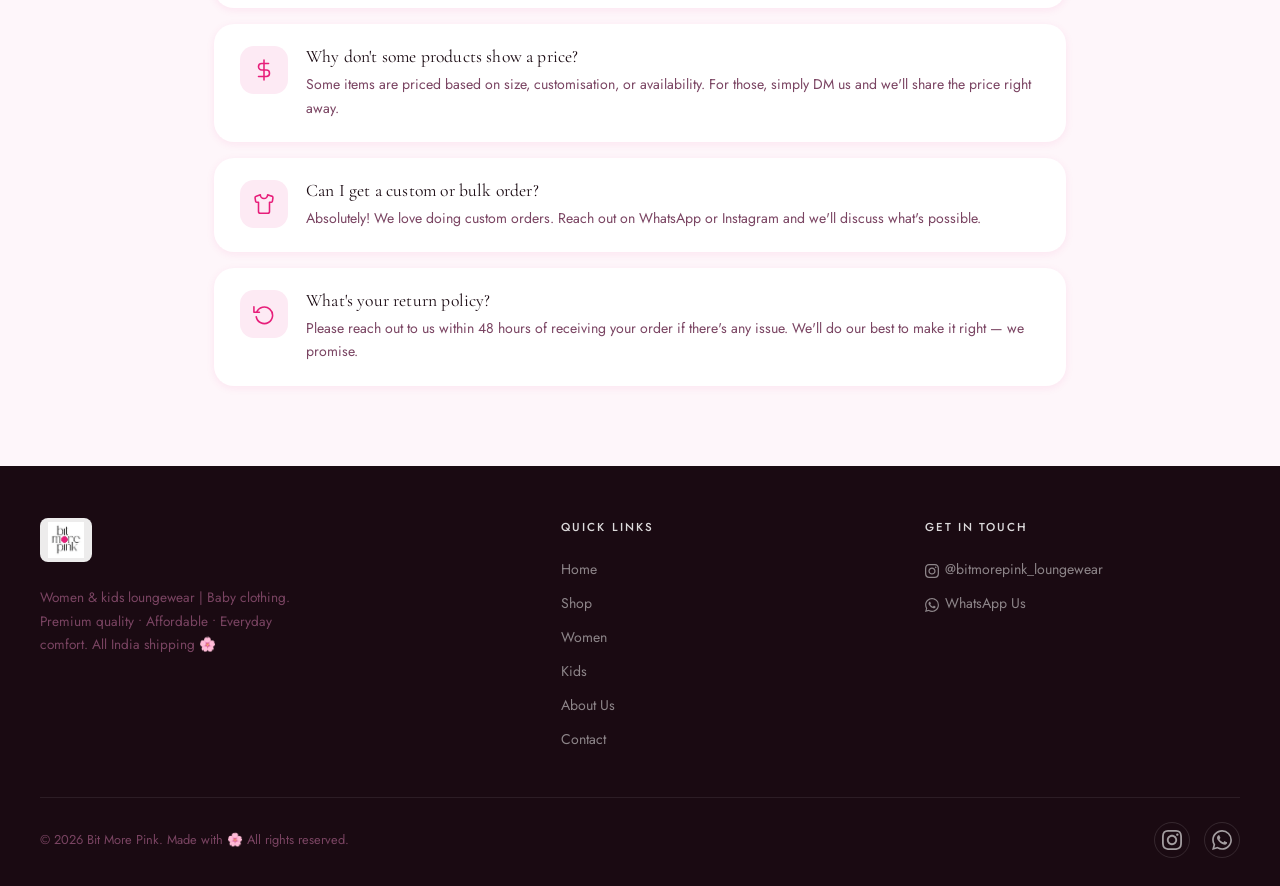
<file: contact.html>
<!DOCTYPE html>
<html lang="en">
<head>
  <meta charset="UTF-8" />
  <meta name="viewport" content="width=device-width, initial-scale=1.0" />
  <title>Contact Us — Bit More Pink</title>
  <meta name="description" content="Get in touch with Bit More Pink on Instagram or WhatsApp to order loungewear, ask about sizing, or anything else." />

  <!-- Open Graph / WhatsApp / Facebook -->
  <meta property="og:type"        content="website" />
  <meta property="og:site_name"   content="Bit More Pink" />
  <meta property="og:url"         content="http://store.bitmorepink.in/contact.html" />
  <meta property="og:title"       content="Contact Us — Bit More Pink" />
  <meta property="og:description" content="Reach out on Instagram DM or WhatsApp to place an order, ask about sizing, or anything else. We're happy to help! 🌸" />
  <meta property="og:image"       content="http://store.bitmorepink.in/images/pink-sleep-dress.jpg" />
  <meta property="og:image:width"  content="800" />
  <meta property="og:image:height" content="800" />
  <meta property="og:locale"      content="en_IN" />

  <!-- Twitter Card -->
  <meta name="twitter:card"        content="summary_large_image" />
  <meta name="twitter:title"       content="Contact Us — Bit More Pink" />
  <meta name="twitter:description" content="Reach out on Instagram DM or WhatsApp to place an order, ask about sizing, or anything else. We're happy to help! 🌸" />
  <meta name="twitter:image"       content="http://store.bitmorepink.in/images/pink-sleep-dress.jpg" />
  <link rel="stylesheet" href="css/styles.css" />
  <link rel="icon" href="data:image/svg+xml,<svg xmlns='http://www.w3.org/2000/svg' viewBox='0 0 100 100'><text y='.9em' font-size='90'>🌸</text></svg>" />
</head>
<body>

  <!-- ══════════════════ NAV ══════════════════ -->
  <header>
    <nav class="nav" role="navigation" aria-label="Main navigation">
      <div class="nav__inner">
        <a href="index.html" class="nav__logo"><img src="images/logo.jpg" alt="Bit More Pink" /></a>
        <ul class="nav__links" role="list">
          <li><a href="index.html">Home</a></li>
          <li><a href="shop.html">Shop</a></li>
          <li><a href="about.html">About</a></li>
        </ul>
        <a href="contact.html" class="nav__contact-btn">Contact Us</a>
        <button class="nav__burger" id="navBurger" aria-label="Open menu" aria-expanded="false">
          <span></span><span></span><span></span>
        </button>
      </div>
      <nav class="nav__mobile" id="navMobile" aria-label="Mobile navigation">
        <a href="index.html">Home</a>
        <a href="shop.html">Shop</a>
        <a href="about.html">About</a>
        <a href="contact.html">Contact Us</a>
      </nav>
    </nav>
  </header>

  <main>

    <!-- ══════════════════ CONTACT HERO ══════════════════ -->
    <div class="page-hero">
      <span class="eyebrow">We'd love to hear from you</span>
      <h1>Get in Touch 🌸</h1>
      <p>Questions about sizing, custom orders, or just want to say hi? We're here for it all.</p>
    </div>

    <!-- ══════════════════ CONTACT PAGE ══════════════════ -->
    <div class="contact-page">

      <div class="contact-page__header reveal" style="margin-bottom:40px;">
        <p style="max-width:480px;margin:0 auto;font-size:1rem;">
          We're a small team and we love personal conversations. The fastest way to reach us is on Instagram or WhatsApp — we typically reply within a few hours.
        </p>
      </div>

      <!-- Contact methods -->
      <div class="contact-methods reveal">

        <div class="contact-card contact-card--insta">
          <div class="icon-wrap">
            <svg xmlns="http://www.w3.org/2000/svg" width="32" height="32" viewBox="0 0 24 24" fill="currentColor" aria-hidden="true"><path d="M12 2.163c3.204 0 3.584.012 4.85.07 3.252.148 4.771 1.691 4.919 4.919.058 1.265.069 1.645.069 4.849 0 3.205-.012 3.584-.069 4.849-.149 3.225-1.664 4.771-4.919 4.919-1.266.058-1.644.07-4.85.07-3.204 0-3.584-.012-4.849-.07-3.26-.149-4.771-1.699-4.919-4.92-.058-1.265-.07-1.644-.07-4.849 0-3.204.013-3.583.07-4.849.149-3.227 1.664-4.771 4.919-4.919 1.266-.057 1.645-.069 4.849-.069zm0-2.163c-3.259 0-3.667.014-4.947.072-4.358.2-6.78 2.618-6.98 6.98-.059 1.281-.073 1.689-.073 4.948 0 3.259.014 3.668.072 4.948.2 4.358 2.618 6.78 6.98 6.98 1.281.058 1.689.072 4.948.072 3.259 0 3.668-.014 4.948-.072 4.354-.2 6.782-2.618 6.979-6.98.059-1.28.073-1.689.073-4.948 0-3.259-.014-3.667-.072-4.947-.196-4.354-2.617-6.78-6.979-6.98-1.281-.059-1.69-.073-4.949-.073zm0 5.838c-3.403 0-6.162 2.759-6.162 6.162s2.759 6.163 6.162 6.163 6.162-2.759 6.162-6.163c0-3.403-2.759-6.162-6.162-6.162zm0 10.162c-2.209 0-4-1.79-4-4 0-2.209 1.791-4 4-4s4 1.791 4 4c0 2.21-1.791 4-4 4zm6.406-11.845c-.796 0-1.441.645-1.441 1.44s.645 1.44 1.441 1.44c.795 0 1.439-.645 1.439-1.44s-.644-1.44-1.439-1.44z"/></svg>
          </div>
          <h3>Instagram DM</h3>
          <p>Slide into our DMs! It's the fastest way to browse, ask questions, or place an order.</p>
          <a href="https://www.instagram.com/bitmorepink_loungewear/"
             target="_blank" rel="noopener"
             class="cta-link">
            <svg xmlns="http://www.w3.org/2000/svg" width="14" height="14" viewBox="0 0 24 24" fill="currentColor" style="vertical-align:middle;margin-right:5px;" aria-hidden="true"><path d="M12 2.163c3.204 0 3.584.012 4.85.07 3.252.148 4.771 1.691 4.919 4.919.058 1.265.069 1.645.069 4.849 0 3.205-.012 3.584-.069 4.849-.149 3.225-1.664 4.771-4.919 4.919-1.266.058-1.644.07-4.85.07-3.204 0-3.584-.012-4.849-.07-3.26-.149-4.771-1.699-4.919-4.92-.058-1.265-.07-1.644-.07-4.849 0-3.204.013-3.583.07-4.849.149-3.227 1.664-4.771 4.919-4.919 1.266-.057 1.645-.069 4.849-.069zm0-2.163c-3.259 0-3.667.014-4.947.072-4.358.2-6.78 2.618-6.98 6.98-.059 1.281-.073 1.689-.073 4.948 0 3.259.014 3.668.072 4.948.2 4.358 2.618 6.78 6.98 6.98 1.281.058 1.689.072 4.948.072 3.259 0 3.668-.014 4.948-.072 4.354-.2 6.782-2.618 6.979-6.98.059-1.28.073-1.689.073-4.948 0-3.259-.014-3.667-.072-4.947-.196-4.354-2.617-6.78-6.979-6.98-1.281-.059-1.69-.073-4.949-.073zm0 5.838c-3.403 0-6.162 2.759-6.162 6.162s2.759 6.163 6.162 6.163 6.162-2.759 6.162-6.163c0-3.403-2.759-6.162-6.162-6.162zm0 10.162c-2.209 0-4-1.79-4-4 0-2.209 1.791-4 4-4s4 1.791 4 4c0 2.21-1.791 4-4 4zm6.406-11.845c-.796 0-1.441.645-1.441 1.44s.645 1.44 1.441 1.44c.795 0 1.439-.645 1.439-1.44s-.644-1.44-1.439-1.44z"/></svg> Open Instagram
          </a>
          <small style="color:var(--muted);font-size:0.75rem;">@bitmorepink_loungewear</small>
        </div>

        <div class="contact-card contact-card--wa">
          <div class="icon-wrap">
            <svg xmlns="http://www.w3.org/2000/svg" width="32" height="32" viewBox="0 0 24 24" fill="currentColor" aria-hidden="true"><path d="M17.472 14.382c-.297-.149-1.758-.867-2.03-.967-.273-.099-.471-.148-.67.15-.197.297-.767.966-.94 1.164-.173.199-.347.223-.644.075-.297-.15-1.255-.463-2.39-1.475-.883-.788-1.48-1.761-1.653-2.059-.173-.297-.018-.458.13-.606.134-.133.298-.347.446-.52.149-.174.198-.298.298-.497.099-.198.05-.371-.025-.52-.075-.149-.669-1.612-.916-2.207-.242-.579-.487-.5-.669-.51-.173-.008-.371-.01-.57-.01-.198 0-.52.074-.792.372-.272.297-1.04 1.016-1.04 2.479 0 1.462 1.065 2.875 1.213 3.074.149.198 2.096 3.2 5.077 4.487.709.306 1.262.489 1.694.625.712.227 1.36.195 1.871.118.571-.085 1.758-.719 2.006-1.413.248-.694.248-1.289.173-1.413-.074-.124-.272-.198-.57-.347m-5.421 7.403h-.004a9.87 9.87 0 01-5.031-1.378l-.361-.214-3.741.982.998-3.648-.235-.374a9.86 9.86 0 01-1.51-5.26c.001-5.45 4.436-9.884 9.888-9.884 2.64 0 5.122 1.03 6.988 2.898a9.825 9.825 0 012.893 6.994c-.003 5.45-4.437 9.884-9.885 9.884m8.413-18.297A11.815 11.815 0 0012.05 0C5.495 0 .16 5.335.157 11.892c0 2.096.547 4.142 1.588 5.945L.057 24l6.305-1.654a11.882 11.882 0 005.683 1.448h.005c6.554 0 11.89-5.335 11.893-11.893a11.821 11.821 0 00-3.48-8.413Z"/></svg>
          </div>
          <h3>WhatsApp</h3>
          <p>Prefer WhatsApp? Drop us a message and we'll get back to you with all the details you need.</p>
          <a href="#" data-contact="whatsapp"
             target="_blank" rel="noopener"
             class="cta-link">
            <svg xmlns="http://www.w3.org/2000/svg" width="14" height="14" viewBox="0 0 24 24" fill="currentColor" style="vertical-align:middle;margin-right:5px;" aria-hidden="true"><path d="M17.472 14.382c-.297-.149-1.758-.867-2.03-.967-.273-.099-.471-.148-.67.15-.197.297-.767.966-.94 1.164-.173.199-.347.223-.644.075-.297-.15-1.255-.463-2.39-1.475-.883-.788-1.48-1.761-1.653-2.059-.173-.297-.018-.458.13-.606.134-.133.298-.347.446-.52.149-.174.198-.298.298-.497.099-.198.05-.371-.025-.52-.075-.149-.669-1.612-.916-2.207-.242-.579-.487-.5-.669-.51-.173-.008-.371-.01-.57-.01-.198 0-.52.074-.792.372-.272.297-1.04 1.016-1.04 2.479 0 1.462 1.065 2.875 1.213 3.074.149.198 2.096 3.2 5.077 4.487.709.306 1.262.489 1.694.625.712.227 1.36.195 1.871.118.571-.085 1.758-.719 2.006-1.413.248-.694.248-1.289.173-1.413-.074-.124-.272-.198-.57-.347m-5.421 7.403h-.004a9.87 9.87 0 01-5.031-1.378l-.361-.214-3.741.982.998-3.648-.235-.374a9.86 9.86 0 01-1.51-5.26c.001-5.45 4.436-9.884 9.888-9.884 2.64 0 5.122 1.03 6.988 2.898a9.825 9.825 0 012.893 6.994c-.003 5.45-4.437 9.884-9.885 9.884m8.413-18.297A11.815 11.815 0 0012.05 0C5.495 0 .16 5.335.157 11.892c0 2.096.547 4.142 1.588 5.945L.057 24l6.305-1.654a11.882 11.882 0 005.683 1.448h.005c6.554 0 11.89-5.335 11.893-11.893a11.821 11.821 0 00-3.48-8.413Z"/></svg> Chat on WhatsApp
          </a>
          <small style="color:var(--muted);font-size:0.75rem;">Mon – Sat, 10am – 7pm</small>
        </div>

      </div>

      <!-- Note -->
      <div class="contact-note reveal">
        <p>
          <strong>For orders:</strong> DM us the product name, your size, and quantity — we'll confirm availability and share payment details. <strong>No COD — prepaid orders only.</strong>
          <br><br>
          <strong>Dispatch:</strong> Orders are dispatched the <strong>next day</strong> after payment confirmation. Tracking number will be shared with you.
          <br><br>
          <strong>Shipping:</strong> We ship all across India 🇮🇳
        </p>
      </div>

      <!-- FAQ-style questions -->
      <div style="margin-top:60px;">
        <div class="section__header reveal" style="margin-bottom:36px;">
          <span class="eyebrow">Common Questions</span>
          <h2 style="font-size:2rem;">FAQs</h2>
        </div>

        <div style="display:grid;gap:16px;">

          <div class="faq-card reveal">
            <div class="faq-card__icon">
              <svg xmlns="http://www.w3.org/2000/svg" width="22" height="22" viewBox="0 0 24 24" fill="none" stroke="currentColor" stroke-width="1.7" stroke-linecap="round" stroke-linejoin="round" aria-hidden="true">
                <path d="M6 2 3 6v14a2 2 0 0 0 2 2h14a2 2 0 0 0 2-2V6l-3-4z"/><line x1="3" y1="6" x2="21" y2="6"/>
                <path d="M16 10a4 4 0 0 1-8 0"/>
              </svg>
            </div>
            <div>
              <h4>How do I place an order?</h4>
              <p>Browse the collection, find what you love, then DM us on Instagram or WhatsApp with the product name, your size, and quantity. We'll take it from there!</p>
            </div>
          </div>

          <div class="faq-card reveal">
            <div class="faq-card__icon">
              <svg xmlns="http://www.w3.org/2000/svg" width="22" height="22" viewBox="0 0 24 24" fill="none" stroke="currentColor" stroke-width="1.7" stroke-linecap="round" stroke-linejoin="round" aria-hidden="true">
                <path d="M21 16V8a2 2 0 0 0-1-1.73l-7-4a2 2 0 0 0-2 0l-7 4A2 2 0 0 0 3 8v8a2 2 0 0 0 1 1.73l7 4a2 2 0 0 0 2 0l7-4A2 2 0 0 0 21 16z"/>
                <polyline points="3.29 7 12 12 20.71 7"/><line x1="12" y1="22" x2="12" y2="12"/>
              </svg>
            </div>
            <div>
              <h4>Do you ship across India?</h4>
              <p>Yes! We ship all across India. Shipping charges and delivery timelines will be shared with you at the time of your order.</p>
            </div>
          </div>

          <div class="faq-card reveal">
            <div class="faq-card__icon">
              <svg xmlns="http://www.w3.org/2000/svg" width="22" height="22" viewBox="0 0 24 24" fill="none" stroke="currentColor" stroke-width="1.7" stroke-linecap="round" stroke-linejoin="round" aria-hidden="true">
                <line x1="12" y1="1" x2="12" y2="23"/><path d="M17 5H9.5a3.5 3.5 0 0 0 0 7h5a3.5 3.5 0 0 1 0 7H6"/>
              </svg>
            </div>
            <div>
              <h4>Why don't some products show a price?</h4>
              <p>Some items are priced based on size, customisation, or availability. For those, simply DM us and we'll share the price right away.</p>
            </div>
          </div>

          <div class="faq-card reveal">
            <div class="faq-card__icon">
              <svg xmlns="http://www.w3.org/2000/svg" width="22" height="22" viewBox="0 0 24 24" fill="none" stroke="currentColor" stroke-width="1.7" stroke-linecap="round" stroke-linejoin="round" aria-hidden="true">
                <path d="M20.38 3.46 16 2a4 4 0 0 1-8 0L3.62 3.46a2 2 0 0 0-1.34 2.23l.58 3.57a1 1 0 0 0 .99.84H6v10c0 1.1.9 2 2 2h8a2 2 0 0 0 2-2V10h2.15a1 1 0 0 0 .99-.84l.58-3.57a2 2 0 0 0-1.34-2.23z"/>
              </svg>
            </div>
            <div>
              <h4>Can I get a custom or bulk order?</h4>
              <p>Absolutely! We love doing custom orders. Reach out on WhatsApp or Instagram and we'll discuss what's possible.</p>
            </div>
          </div>

          <div class="faq-card reveal">
            <div class="faq-card__icon">
              <svg xmlns="http://www.w3.org/2000/svg" width="22" height="22" viewBox="0 0 24 24" fill="none" stroke="currentColor" stroke-width="1.7" stroke-linecap="round" stroke-linejoin="round" aria-hidden="true">
                <polyline points="1 4 1 10 7 10"/><path d="M3.51 15a9 9 0 1 0 .49-4.85"/>
              </svg>
            </div>
            <div>
              <h4>What's your return policy?</h4>
              <p>Please reach out to us within 48 hours of receiving your order if there's any issue. We'll do our best to make it right — we promise.</p>
            </div>
          </div>

        </div>
      </div>

    </div>

  </main>

  <!-- ══════════════════ FOOTER ══════════════════ -->
  <footer class="footer">
    <div class="footer__inner">
      <div class="footer__brand">
        <a href="index.html" class="logo"><img src="images/logo.jpg" alt="Bit More Pink" /></a>
        <p>Women & kids loungewear | Baby clothing. Premium quality • Affordable • Everyday comfort. All India shipping 🌸</p>
      </div>
      <div class="footer__col">
        <h5>Quick Links</h5>
        <a href="index.html">Home</a>
        <a href="shop.html">Shop</a>
        <a href="shop.html?filter=women">Women</a>
        <a href="shop.html?filter=kids">Kids</a>
        <a href="about.html">About Us</a>
        <a href="contact.html">Contact</a>
      </div>
      <div class="footer__col">
        <h5>Get in Touch</h5>
        <a href="https://www.instagram.com/bitmorepink_loungewear/" target="_blank" rel="noopener"><svg xmlns="http://www.w3.org/2000/svg" width="14" height="14" viewBox="0 0 24 24" fill="currentColor" style="vertical-align:middle;margin-right:6px;" aria-hidden="true"><path d="M12 2.163c3.204 0 3.584.012 4.85.07 3.252.148 4.771 1.691 4.919 4.919.058 1.265.069 1.645.069 4.849 0 3.205-.012 3.584-.069 4.849-.149 3.225-1.664 4.771-4.919 4.919-1.266.058-1.644.07-4.85.07-3.204 0-3.584-.012-4.849-.07-3.26-.149-4.771-1.699-4.919-4.92-.058-1.265-.07-1.644-.07-4.849 0-3.204.013-3.583.07-4.849.149-3.227 1.664-4.771 4.919-4.919 1.266-.057 1.645-.069 4.849-.069zm0-2.163c-3.259 0-3.667.014-4.947.072-4.358.2-6.78 2.618-6.98 6.98-.059 1.281-.073 1.689-.073 4.948 0 3.259.014 3.668.072 4.948.2 4.358 2.618 6.78 6.98 6.98 1.281.058 1.689.072 4.948.072 3.259 0 3.668-.014 4.948-.072 4.354-.2 6.782-2.618 6.979-6.98.059-1.28.073-1.689.073-4.948 0-3.259-.014-3.667-.072-4.947-.196-4.354-2.617-6.78-6.979-6.98-1.281-.059-1.69-.073-4.949-.073zm0 5.838c-3.403 0-6.162 2.759-6.162 6.162s2.759 6.163 6.162 6.163 6.162-2.759 6.162-6.163c0-3.403-2.759-6.162-6.162-6.162zm0 10.162c-2.209 0-4-1.79-4-4 0-2.209 1.791-4 4-4s4 1.791 4 4c0 2.21-1.791 4-4 4zm6.406-11.845c-.796 0-1.441.645-1.441 1.44s.645 1.44 1.441 1.44c.795 0 1.439-.645 1.439-1.44s-.644-1.44-1.439-1.44z"/></svg>@bitmorepink_loungewear</a>
        <a href="#" data-contact="whatsapp" target="_blank" rel="noopener"><svg xmlns="http://www.w3.org/2000/svg" width="14" height="14" viewBox="0 0 24 24" fill="currentColor" style="vertical-align:middle;margin-right:6px;" aria-hidden="true"><path d="M17.472 14.382c-.297-.149-1.758-.867-2.03-.967-.273-.099-.471-.148-.67.15-.197.297-.767.966-.94 1.164-.173.199-.347.223-.644.075-.297-.15-1.255-.463-2.39-1.475-.883-.788-1.48-1.761-1.653-2.059-.173-.297-.018-.458.13-.606.134-.133.298-.347.446-.52.149-.174.198-.298.298-.497.099-.198.05-.371-.025-.52-.075-.149-.669-1.612-.916-2.207-.242-.579-.487-.5-.669-.51-.173-.008-.371-.01-.57-.01-.198 0-.52.074-.792.372-.272.297-1.04 1.016-1.04 2.479 0 1.462 1.065 2.875 1.213 3.074.149.198 2.096 3.2 5.077 4.487.709.306 1.262.489 1.694.625.712.227 1.36.195 1.871.118.571-.085 1.758-.719 2.006-1.413.248-.694.248-1.289.173-1.413-.074-.124-.272-.198-.57-.347m-5.421 7.403h-.004a9.87 9.87 0 01-5.031-1.378l-.361-.214-3.741.982.998-3.648-.235-.374a9.86 9.86 0 01-1.51-5.26c.001-5.45 4.436-9.884 9.888-9.884 2.64 0 5.122 1.03 6.988 2.898a9.825 9.825 0 012.893 6.994c-.003 5.45-4.437 9.884-9.885 9.884m8.413-18.297A11.815 11.815 0 0012.05 0C5.495 0 .16 5.335.157 11.892c0 2.096.547 4.142 1.588 5.945L.057 24l6.305-1.654a11.882 11.882 0 005.683 1.448h.005c6.554 0 11.89-5.335 11.893-11.893a11.821 11.821 0 00-3.48-8.413Z"/></svg>WhatsApp Us</a>
      </div>
    </div>
    <div class="footer__bottom">
      <p>© 2026 Bit More Pink. Made with 🌸 All rights reserved.</p>
      <div class="footer__social">
        <a href="https://www.instagram.com/bitmorepink_loungewear/" target="_blank" rel="noopener" aria-label="Instagram"><svg xmlns="http://www.w3.org/2000/svg" width="20" height="20" viewBox="0 0 24 24" fill="currentColor" aria-hidden="true"><path d="M12 2.163c3.204 0 3.584.012 4.85.07 3.252.148 4.771 1.691 4.919 4.919.058 1.265.069 1.645.069 4.849 0 3.205-.012 3.584-.069 4.849-.149 3.225-1.664 4.771-4.919 4.919-1.266.058-1.644.07-4.85.07-3.204 0-3.584-.012-4.849-.07-3.26-.149-4.771-1.699-4.919-4.92-.058-1.265-.07-1.644-.07-4.849 0-3.204.013-3.583.07-4.849.149-3.227 1.664-4.771 4.919-4.919 1.266-.057 1.645-.069 4.849-.069zm0-2.163c-3.259 0-3.667.014-4.947.072-4.358.2-6.78 2.618-6.98 6.98-.059 1.281-.073 1.689-.073 4.948 0 3.259.014 3.668.072 4.948.2 4.358 2.618 6.78 6.98 6.98 1.281.058 1.689.072 4.948.072 3.259 0 3.668-.014 4.948-.072 4.354-.2 6.782-2.618 6.979-6.98.059-1.28.073-1.689.073-4.948 0-3.259-.014-3.667-.072-4.947-.196-4.354-2.617-6.78-6.979-6.98-1.281-.059-1.69-.073-4.949-.073zm0 5.838c-3.403 0-6.162 2.759-6.162 6.162s2.759 6.163 6.162 6.163 6.162-2.759 6.162-6.163c0-3.403-2.759-6.162-6.162-6.162zm0 10.162c-2.209 0-4-1.79-4-4 0-2.209 1.791-4 4-4s4 1.791 4 4c0 2.21-1.791 4-4 4zm6.406-11.845c-.796 0-1.441.645-1.441 1.44s.645 1.44 1.441 1.44c.795 0 1.439-.645 1.439-1.44s-.644-1.44-1.439-1.44z"/></svg></a>
        <a href="#" data-contact="whatsapp" target="_blank" rel="noopener" aria-label="WhatsApp"><svg xmlns="http://www.w3.org/2000/svg" width="20" height="20" viewBox="0 0 24 24" fill="currentColor" aria-hidden="true"><path d="M17.472 14.382c-.297-.149-1.758-.867-2.03-.967-.273-.099-.471-.148-.67.15-.197.297-.767.966-.94 1.164-.173.199-.347.223-.644.075-.297-.15-1.255-.463-2.39-1.475-.883-.788-1.48-1.761-1.653-2.059-.173-.297-.018-.458.13-.606.134-.133.298-.347.446-.52.149-.174.198-.298.298-.497.099-.198.05-.371-.025-.52-.075-.149-.669-1.612-.916-2.207-.242-.579-.487-.5-.669-.51-.173-.008-.371-.01-.57-.01-.198 0-.52.074-.792.372-.272.297-1.04 1.016-1.04 2.479 0 1.462 1.065 2.875 1.213 3.074.149.198 2.096 3.2 5.077 4.487.709.306 1.262.489 1.694.625.712.227 1.36.195 1.871.118.571-.085 1.758-.719 2.006-1.413.248-.694.248-1.289.173-1.413-.074-.124-.272-.198-.57-.347m-5.421 7.403h-.004a9.87 9.87 0 01-5.031-1.378l-.361-.214-3.741.982.998-3.648-.235-.374a9.86 9.86 0 01-1.51-5.26c.001-5.45 4.436-9.884 9.888-9.884 2.64 0 5.122 1.03 6.988 2.898a9.825 9.825 0 012.893 6.994c-.003 5.45-4.437 9.884-9.885 9.884m8.413-18.297A11.815 11.815 0 0012.05 0C5.495 0 .16 5.335.157 11.892c0 2.096.547 4.142 1.588 5.945L.057 24l6.305-1.654a11.882 11.882 0 005.683 1.448h.005c6.554 0 11.89-5.335 11.893-11.893a11.821 11.821 0 00-3.48-8.413Z"/></svg></a>
      </div>
    </div>
  </footer>

  <script src="js/products.js"></script>
  <script src="js/catalog.js"></script>
  <script src="js/main.js"></script>
</body>
</html>
</file>
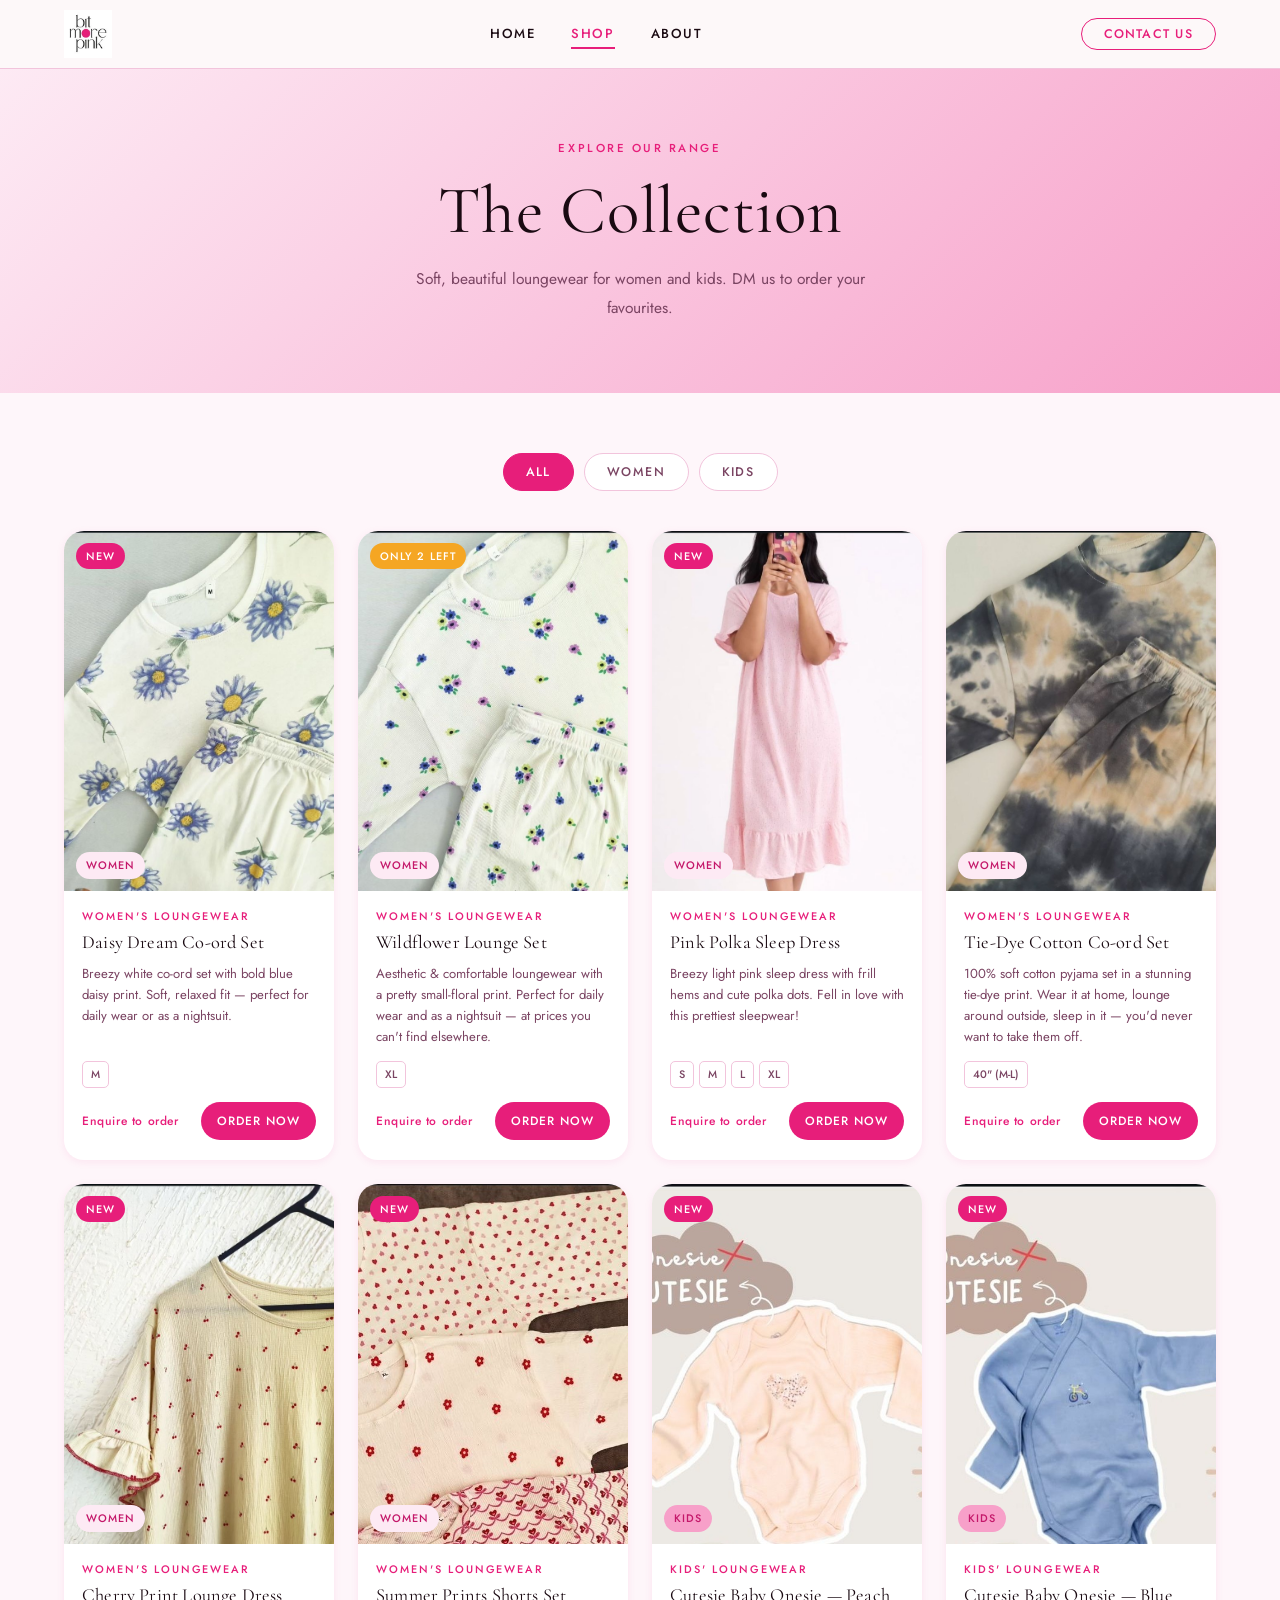
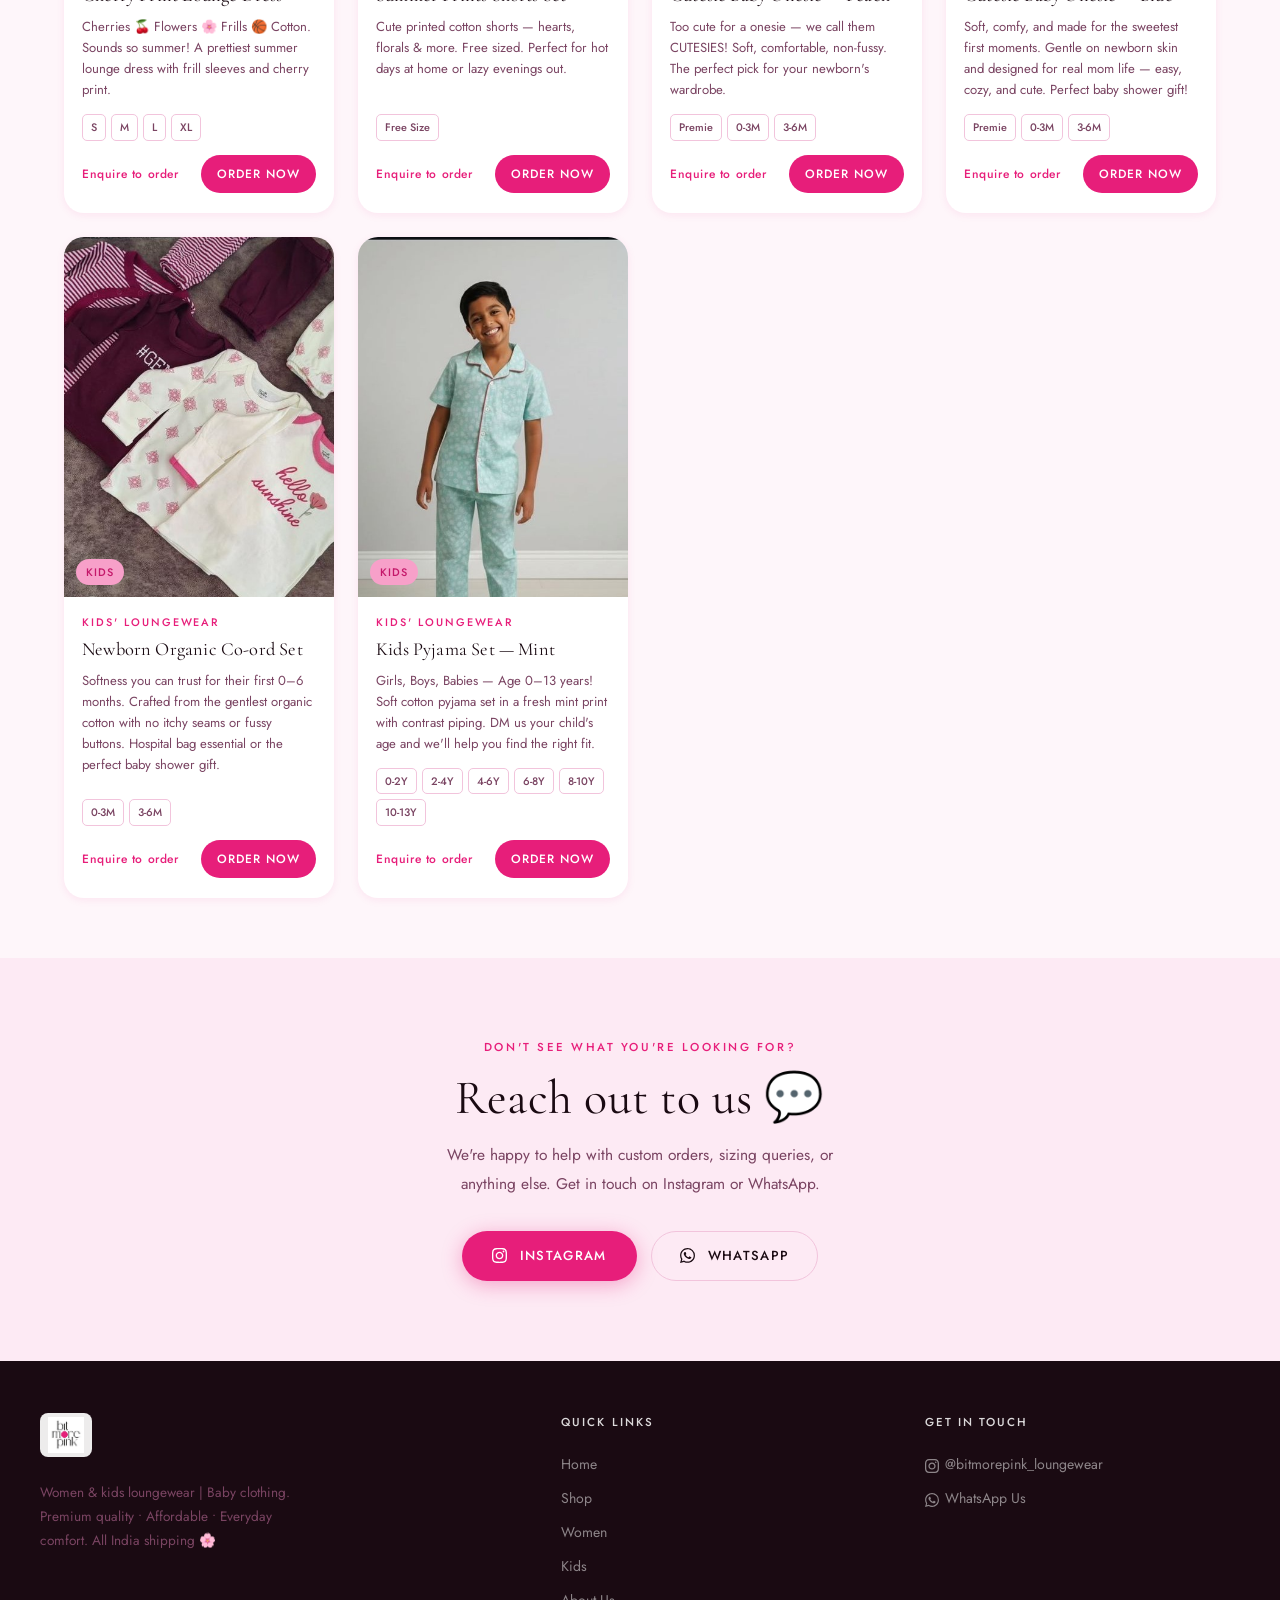
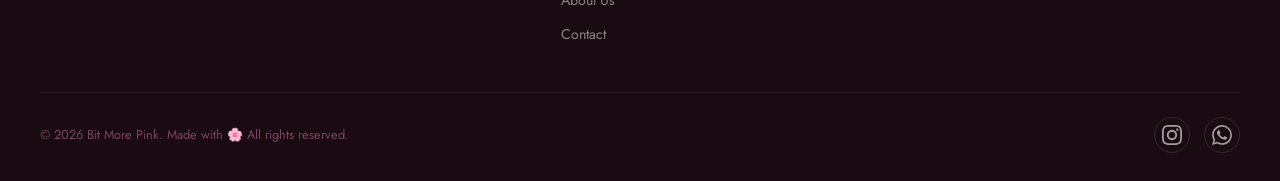
<file: shop.html>
<!DOCTYPE html>
<html lang="en">
<head>
  <meta charset="UTF-8" />
  <meta name="viewport" content="width=device-width, initial-scale=1.0" />
  <title>Shop — Bit More Pink</title>
  <meta name="description" content="Shop all women's and kids' loungewear at Bit More Pink. Soft co-ord sets, pyjamas, nightsuits and more. All India shipping." />

  <!-- Open Graph / WhatsApp / Facebook -->
  <meta property="og:type"        content="website" />
  <meta property="og:site_name"   content="Bit More Pink" />
  <meta property="og:url"         content="http://store.bitmorepink.in/shop.html" />
  <meta property="og:title"       content="Shop Loungewear — Bit More Pink" />
  <meta property="og:description" content="Browse our full collection of women's & kids' loungewear. Co-ord sets, sleep dresses, pyjamas & baby clothing. DM to order 🌸" />
  <meta property="og:image"       content="http://store.bitmorepink.in/images/cherry-lounge-dress.jpg" />
  <meta property="og:image:width"  content="800" />
  <meta property="og:image:height" content="800" />
  <meta property="og:locale"      content="en_IN" />

  <!-- Twitter Card -->
  <meta name="twitter:card"        content="summary_large_image" />
  <meta name="twitter:title"       content="Shop Loungewear — Bit More Pink" />
  <meta name="twitter:description" content="Browse our full collection of women's & kids' loungewear. Co-ord sets, sleep dresses, pyjamas & baby clothing. DM to order 🌸" />
  <meta name="twitter:image"       content="http://store.bitmorepink.in/images/cherry-lounge-dress.jpg" />
  <link rel="stylesheet" href="css/styles.css" />
  <link rel="icon" href="data:image/svg+xml,<svg xmlns='http://www.w3.org/2000/svg' viewBox='0 0 100 100'><text y='.9em' font-size='90'>🌸</text></svg>" />
</head>
<body>

  <!-- ══════════════════ NAV ══════════════════ -->
  <header>
    <nav class="nav" role="navigation" aria-label="Main navigation">
      <div class="nav__inner">
        <a href="index.html" class="nav__logo"><img src="images/logo.jpg" alt="Bit More Pink" /></a>
        <ul class="nav__links" role="list">
          <li><a href="index.html">Home</a></li>
          <li><a href="shop.html">Shop</a></li>
          <li><a href="about.html">About</a></li>
        </ul>
        <a href="contact.html" class="nav__contact-btn">Contact Us</a>
        <button class="nav__burger" id="navBurger" aria-label="Open menu" aria-expanded="false">
          <span></span><span></span><span></span>
        </button>
      </div>
      <nav class="nav__mobile" id="navMobile" aria-label="Mobile navigation">
        <a href="index.html">Home</a>
        <a href="shop.html">Shop</a>
        <a href="about.html">About</a>
        <a href="contact.html">Contact Us</a>
      </nav>
    </nav>
  </header>

  <main>

    <!-- ══════════════════ PAGE HERO ══════════════════ -->
    <div class="page-hero">
      <span class="eyebrow">Explore Our Range</span>
      <h1>The Collection</h1>
      <p>Soft, beautiful loungewear for women and kids. DM us to order your favourites.</p>
    </div>

    <!-- ══════════════════ SHOP ══════════════════ -->
    <div class="shop-content">

      <!-- Filter bar -->
      <div class="filter-bar reveal">
        <button class="filter-btn active" data-filter="all">All</button>
        <button class="filter-btn" data-filter="women">Women</button>
        <button class="filter-btn" data-filter="kids">Kids</button>
      </div>

      <!-- Product Grid -->
      <div class="products-grid" id="productsGrid"></div>

    </div>

    <!-- ══════════════════ CONTACT CTA ══════════════════ -->
    <section class="section section--alt">
      <div class="section__inner" style="text-align:center;">
        <div class="reveal">
          <span class="eyebrow" style="color:var(--rose);font-size:0.72rem;letter-spacing:0.22em;text-transform:uppercase;font-weight:500;display:block;margin-bottom:12px;">Don't see what you're looking for?</span>
          <h2 style="margin-bottom:14px;">Reach out to us 💬</h2>
          <p style="max-width:440px;margin:0 auto 32px;">We're happy to help with custom orders, sizing queries, or anything else. Get in touch on Instagram or WhatsApp.</p>
          <div style="display:flex;gap:14px;justify-content:center;flex-wrap:wrap;">
            <a href="https://www.instagram.com/bitmorepink_loungewear/" target="_blank" rel="noopener" class="btn-primary">
              <svg xmlns="http://www.w3.org/2000/svg" width="15" height="15" viewBox="0 0 24 24" fill="currentColor" style="vertical-align:middle;margin-right:5px;" aria-hidden="true"><path d="M12 2.163c3.204 0 3.584.012 4.85.07 3.252.148 4.771 1.691 4.919 4.919.058 1.265.069 1.645.069 4.849 0 3.205-.012 3.584-.069 4.849-.149 3.225-1.664 4.771-4.919 4.919-1.266.058-1.644.07-4.85.07-3.204 0-3.584-.012-4.849-.07-3.26-.149-4.771-1.699-4.919-4.92-.058-1.265-.07-1.644-.07-4.849 0-3.204.013-3.583.07-4.849.149-3.227 1.664-4.771 4.919-4.919 1.266-.057 1.645-.069 4.849-.069zm0-2.163c-3.259 0-3.667.014-4.947.072-4.358.2-6.78 2.618-6.98 6.98-.059 1.281-.073 1.689-.073 4.948 0 3.259.014 3.668.072 4.948.2 4.358 2.618 6.78 6.98 6.98 1.281.058 1.689.072 4.948.072 3.259 0 3.668-.014 4.948-.072 4.354-.2 6.782-2.618 6.979-6.98.059-1.28.073-1.689.073-4.948 0-3.259-.014-3.667-.072-4.947-.196-4.354-2.617-6.78-6.979-6.98-1.281-.059-1.69-.073-4.949-.073zm0 5.838c-3.403 0-6.162 2.759-6.162 6.162s2.759 6.163 6.162 6.163 6.162-2.759 6.162-6.163c0-3.403-2.759-6.162-6.162-6.162zm0 10.162c-2.209 0-4-1.79-4-4 0-2.209 1.791-4 4-4s4 1.791 4 4c0 2.21-1.791 4-4 4zm6.406-11.845c-.796 0-1.441.645-1.441 1.44s.645 1.44 1.441 1.44c.795 0 1.439-.645 1.439-1.44s-.644-1.44-1.439-1.44z"/></svg> Instagram
            </a>
            <a href="#" data-contact="whatsapp" target="_blank" rel="noopener" class="btn-outline">
              <svg xmlns="http://www.w3.org/2000/svg" width="15" height="15" viewBox="0 0 24 24" fill="currentColor" style="vertical-align:middle;margin-right:5px;" aria-hidden="true"><path d="M17.472 14.382c-.297-.149-1.758-.867-2.03-.967-.273-.099-.471-.148-.67.15-.197.297-.767.966-.94 1.164-.173.199-.347.223-.644.075-.297-.15-1.255-.463-2.39-1.475-.883-.788-1.48-1.761-1.653-2.059-.173-.297-.018-.458.13-.606.134-.133.298-.347.446-.52.149-.174.198-.298.298-.497.099-.198.05-.371-.025-.52-.075-.149-.669-1.612-.916-2.207-.242-.579-.487-.5-.669-.51-.173-.008-.371-.01-.57-.01-.198 0-.52.074-.792.372-.272.297-1.04 1.016-1.04 2.479 0 1.462 1.065 2.875 1.213 3.074.149.198 2.096 3.2 5.077 4.487.709.306 1.262.489 1.694.625.712.227 1.36.195 1.871.118.571-.085 1.758-.719 2.006-1.413.248-.694.248-1.289.173-1.413-.074-.124-.272-.198-.57-.347m-5.421 7.403h-.004a9.87 9.87 0 01-5.031-1.378l-.361-.214-3.741.982.998-3.648-.235-.374a9.86 9.86 0 01-1.51-5.26c.001-5.45 4.436-9.884 9.888-9.884 2.64 0 5.122 1.03 6.988 2.898a9.825 9.825 0 012.893 6.994c-.003 5.45-4.437 9.884-9.885 9.884m8.413-18.297A11.815 11.815 0 0012.05 0C5.495 0 .16 5.335.157 11.892c0 2.096.547 4.142 1.588 5.945L.057 24l6.305-1.654a11.882 11.882 0 005.683 1.448h.005c6.554 0 11.89-5.335 11.893-11.893a11.821 11.821 0 00-3.48-8.413Z"/></svg> WhatsApp
            </a>
          </div>
        </div>
      </div>
    </section>

  </main>

  <!-- ══════════════════ FOOTER ══════════════════ -->
  <footer class="footer">
    <div class="footer__inner">
      <div class="footer__brand">
        <a href="index.html" class="logo"><img src="images/logo.jpg" alt="Bit More Pink" /></a>
        <p>Women & kids loungewear | Baby clothing. Premium quality • Affordable • Everyday comfort. All India shipping 🌸</p>
      </div>
      <div class="footer__col">
        <h5>Quick Links</h5>
        <a href="index.html">Home</a>
        <a href="shop.html">Shop</a>
        <a href="shop.html?filter=women">Women</a>
        <a href="shop.html?filter=kids">Kids</a>
        <a href="about.html">About Us</a>
        <a href="contact.html">Contact</a>
      </div>
      <div class="footer__col">
        <h5>Get in Touch</h5>
        <a href="https://www.instagram.com/bitmorepink_loungewear/" target="_blank" rel="noopener"><svg xmlns="http://www.w3.org/2000/svg" width="14" height="14" viewBox="0 0 24 24" fill="currentColor" style="vertical-align:middle;margin-right:6px;" aria-hidden="true"><path d="M12 2.163c3.204 0 3.584.012 4.85.07 3.252.148 4.771 1.691 4.919 4.919.058 1.265.069 1.645.069 4.849 0 3.205-.012 3.584-.069 4.849-.149 3.225-1.664 4.771-4.919 4.919-1.266.058-1.644.07-4.85.07-3.204 0-3.584-.012-4.849-.07-3.26-.149-4.771-1.699-4.919-4.92-.058-1.265-.07-1.644-.07-4.849 0-3.204.013-3.583.07-4.849.149-3.227 1.664-4.771 4.919-4.919 1.266-.057 1.645-.069 4.849-.069zm0-2.163c-3.259 0-3.667.014-4.947.072-4.358.2-6.78 2.618-6.98 6.98-.059 1.281-.073 1.689-.073 4.948 0 3.259.014 3.668.072 4.948.2 4.358 2.618 6.78 6.98 6.98 1.281.058 1.689.072 4.948.072 3.259 0 3.668-.014 4.948-.072 4.354-.2 6.782-2.618 6.979-6.98.059-1.28.073-1.689.073-4.948 0-3.259-.014-3.667-.072-4.947-.196-4.354-2.617-6.78-6.979-6.98-1.281-.059-1.69-.073-4.949-.073zm0 5.838c-3.403 0-6.162 2.759-6.162 6.162s2.759 6.163 6.162 6.163 6.162-2.759 6.162-6.163c0-3.403-2.759-6.162-6.162-6.162zm0 10.162c-2.209 0-4-1.79-4-4 0-2.209 1.791-4 4-4s4 1.791 4 4c0 2.21-1.791 4-4 4zm6.406-11.845c-.796 0-1.441.645-1.441 1.44s.645 1.44 1.441 1.44c.795 0 1.439-.645 1.439-1.44s-.644-1.44-1.439-1.44z"/></svg>@bitmorepink_loungewear</a>
        <a href="#" data-contact="whatsapp" target="_blank" rel="noopener"><svg xmlns="http://www.w3.org/2000/svg" width="14" height="14" viewBox="0 0 24 24" fill="currentColor" style="vertical-align:middle;margin-right:6px;" aria-hidden="true"><path d="M17.472 14.382c-.297-.149-1.758-.867-2.03-.967-.273-.099-.471-.148-.67.15-.197.297-.767.966-.94 1.164-.173.199-.347.223-.644.075-.297-.15-1.255-.463-2.39-1.475-.883-.788-1.48-1.761-1.653-2.059-.173-.297-.018-.458.13-.606.134-.133.298-.347.446-.52.149-.174.198-.298.298-.497.099-.198.05-.371-.025-.52-.075-.149-.669-1.612-.916-2.207-.242-.579-.487-.5-.669-.51-.173-.008-.371-.01-.57-.01-.198 0-.52.074-.792.372-.272.297-1.04 1.016-1.04 2.479 0 1.462 1.065 2.875 1.213 3.074.149.198 2.096 3.2 5.077 4.487.709.306 1.262.489 1.694.625.712.227 1.36.195 1.871.118.571-.085 1.758-.719 2.006-1.413.248-.694.248-1.289.173-1.413-.074-.124-.272-.198-.57-.347m-5.421 7.403h-.004a9.87 9.87 0 01-5.031-1.378l-.361-.214-3.741.982.998-3.648-.235-.374a9.86 9.86 0 01-1.51-5.26c.001-5.45 4.436-9.884 9.888-9.884 2.64 0 5.122 1.03 6.988 2.898a9.825 9.825 0 012.893 6.994c-.003 5.45-4.437 9.884-9.885 9.884m8.413-18.297A11.815 11.815 0 0012.05 0C5.495 0 .16 5.335.157 11.892c0 2.096.547 4.142 1.588 5.945L.057 24l6.305-1.654a11.882 11.882 0 005.683 1.448h.005c6.554 0 11.89-5.335 11.893-11.893a11.821 11.821 0 00-3.48-8.413Z"/></svg>WhatsApp Us</a>
      </div>
    </div>
    <div class="footer__bottom">
      <p>© 2026 Bit More Pink. Made with 🌸 All rights reserved.</p>
      <div class="footer__social">
        <a href="https://www.instagram.com/bitmorepink_loungewear/" target="_blank" rel="noopener" aria-label="Instagram"><svg xmlns="http://www.w3.org/2000/svg" width="20" height="20" viewBox="0 0 24 24" fill="currentColor" aria-hidden="true"><path d="M12 2.163c3.204 0 3.584.012 4.85.07 3.252.148 4.771 1.691 4.919 4.919.058 1.265.069 1.645.069 4.849 0 3.205-.012 3.584-.069 4.849-.149 3.225-1.664 4.771-4.919 4.919-1.266.058-1.644.07-4.85.07-3.204 0-3.584-.012-4.849-.07-3.26-.149-4.771-1.699-4.919-4.92-.058-1.265-.07-1.644-.07-4.849 0-3.204.013-3.583.07-4.849.149-3.227 1.664-4.771 4.919-4.919 1.266-.057 1.645-.069 4.849-.069zm0-2.163c-3.259 0-3.667.014-4.947.072-4.358.2-6.78 2.618-6.98 6.98-.059 1.281-.073 1.689-.073 4.948 0 3.259.014 3.668.072 4.948.2 4.358 2.618 6.78 6.98 6.98 1.281.058 1.689.072 4.948.072 3.259 0 3.668-.014 4.948-.072 4.354-.2 6.782-2.618 6.979-6.98.059-1.28.073-1.689.073-4.948 0-3.259-.014-3.667-.072-4.947-.196-4.354-2.617-6.78-6.979-6.98-1.281-.059-1.69-.073-4.949-.073zm0 5.838c-3.403 0-6.162 2.759-6.162 6.162s2.759 6.163 6.162 6.163 6.162-2.759 6.162-6.163c0-3.403-2.759-6.162-6.162-6.162zm0 10.162c-2.209 0-4-1.79-4-4 0-2.209 1.791-4 4-4s4 1.791 4 4c0 2.21-1.791 4-4 4zm6.406-11.845c-.796 0-1.441.645-1.441 1.44s.645 1.44 1.441 1.44c.795 0 1.439-.645 1.439-1.44s-.644-1.44-1.439-1.44z"/></svg></a>
        <a href="#" data-contact="whatsapp" target="_blank" rel="noopener" aria-label="WhatsApp"><svg xmlns="http://www.w3.org/2000/svg" width="20" height="20" viewBox="0 0 24 24" fill="currentColor" aria-hidden="true"><path d="M17.472 14.382c-.297-.149-1.758-.867-2.03-.967-.273-.099-.471-.148-.67.15-.197.297-.767.966-.94 1.164-.173.199-.347.223-.644.075-.297-.15-1.255-.463-2.39-1.475-.883-.788-1.48-1.761-1.653-2.059-.173-.297-.018-.458.13-.606.134-.133.298-.347.446-.52.149-.174.198-.298.298-.497.099-.198.05-.371-.025-.52-.075-.149-.669-1.612-.916-2.207-.242-.579-.487-.5-.669-.51-.173-.008-.371-.01-.57-.01-.198 0-.52.074-.792.372-.272.297-1.04 1.016-1.04 2.479 0 1.462 1.065 2.875 1.213 3.074.149.198 2.096 3.2 5.077 4.487.709.306 1.262.489 1.694.625.712.227 1.36.195 1.871.118.571-.085 1.758-.719 2.006-1.413.248-.694.248-1.289.173-1.413-.074-.124-.272-.198-.57-.347m-5.421 7.403h-.004a9.87 9.87 0 01-5.031-1.378l-.361-.214-3.741.982.998-3.648-.235-.374a9.86 9.86 0 01-1.51-5.26c.001-5.45 4.436-9.884 9.888-9.884 2.64 0 5.122 1.03 6.988 2.898a9.825 9.825 0 012.893 6.994c-.003 5.45-4.437 9.884-9.885 9.884m8.413-18.297A11.815 11.815 0 0012.05 0C5.495 0 .16 5.335.157 11.892c0 2.096.547 4.142 1.588 5.945L.057 24l6.305-1.654a11.882 11.882 0 005.683 1.448h.005c6.554 0 11.89-5.335 11.893-11.893a11.821 11.821 0 00-3.48-8.413Z"/></svg></a>
      </div>
    </div>
  </footer>

  <script src="js/products.js"></script>
  <script src="js/catalog.js"></script>
  <script src="js/main.js"></script>

  <!-- Handle URL filter param (e.g. shop.html?filter=kids) -->
  <script>
    document.addEventListener('DOMContentLoaded', () => {
      const params = new URLSearchParams(window.location.search);
      const filter = params.get('filter');
      if (filter && ['women', 'kids'].includes(filter)) {
        const btn = document.querySelector(`.filter-btn[data-filter="${filter}"]`);
        if (btn) btn.click();
      }
    });
  </script>
</body>
</html>
</file>
<file: css/styles.css>
/* ================================================
   BIT MORE PINK — Main Stylesheet
   ================================================ */

/* --- Google Fonts --- */
@import url('https://fonts.googleapis.com/css2?family=Cormorant+Garamond:ital,wght@0,300;0,400;0,600;1,300;1,400&family=Jost:wght@300;400;500&display=swap');

/* --- CSS Variables --- */
:root {
  --rose:       #E71E7A;   /* brand pink — exact logo color */
  --rose-dark:  #C4186A;   /* darker hover state */
  --blush:      #F7A0C9;   /* medium pink */
  --petal:      #FDEAF4;   /* light pink backgrounds */
  --cream:      #FEF6FA;   /* page background */
  --ink:        #1A0A12;   /* near-black with pink undertone */
  --muted:      #7A4462;   /* muted text */
  --white:      #FFFFFF;
  --border:     #F2C4DC;
  --success:    #6BAA8A;
  --font-serif: 'Cormorant Garamond', serif;
  --font-sans:  'Jost', sans-serif;
  --radius:     12px;
  --radius-lg:  20px;
  --shadow:     0 4px 24px rgba(231, 30, 122, 0.12);
  --shadow-sm:  0 2px 8px rgba(231, 30, 122, 0.08);
  --transition: 0.28s cubic-bezier(.4,0,.2,1);
}

/* --- Reset & Base --- */
*, *::before, *::after { box-sizing: border-box; margin: 0; padding: 0; }

html { scroll-behavior: smooth; }

body {
  font-family: var(--font-sans);
  background: var(--cream);
  color: var(--ink);
  font-size: 16px;
  line-height: 1.7;
  -webkit-font-smoothing: antialiased;
}

img { display: block; max-width: 100%; height: auto; }
a  { color: inherit; text-decoration: none; }
button { cursor: pointer; border: none; background: none; font-family: var(--font-sans); }
ul { list-style: none; }

/* --- Typography --- */
h1, h2, h3, h4 {
  font-family: var(--font-serif);
  font-weight: 400;
  line-height: 1.2;
  letter-spacing: 0.01em;
}
h1 { font-size: clamp(2.4rem, 6vw, 4.2rem); }
h2 { font-size: clamp(1.9rem, 4vw, 3rem); }
h3 { font-size: clamp(1.25rem, 3vw, 1.65rem); }
h4 { font-size: 1.05rem; }

p { color: var(--muted); line-height: 1.85; font-size: 0.97rem; }

.serif { font-family: var(--font-serif); }
.italic { font-style: italic; }
.muted  { color: var(--muted); font-size: 0.88rem; }

/* ================================================
   NAV
   ================================================ */
.nav {
  position: sticky;
  top: 0;
  z-index: 100;
  background: rgba(253, 248, 249, 0.92);
  backdrop-filter: blur(14px);
  -webkit-backdrop-filter: blur(14px);
  border-bottom: 1px solid var(--border);
}

.nav__inner {
  max-width: 1200px;
  margin: 0 auto;
  padding: 0 24px;
  height: 68px;
  display: flex;
  align-items: center;
  justify-content: space-between;
}

.nav__logo {
  display: flex;
  align-items: center;
}
.nav__logo img {
  height: 48px;
  width: auto;
  display: block;
  image-rendering: -webkit-optimize-contrast;
}

.nav__links {
  display: flex;
  gap: 36px;
  align-items: center;
  list-style: none;
  margin: 0;
  padding: 0;
}

.nav__links a {
  font-size: 0.82rem;
  font-weight: 500;
  letter-spacing: 0.12em;
  text-transform: uppercase;
  color: var(--ink);
  position: relative;
  padding-bottom: 3px;
  transition: color var(--transition);
  display: inline-flex;
  align-items: center;
}

.nav__links a::after {
  content: '';
  position: absolute;
  bottom: 0; left: 0;
  width: 0; height: 1.5px;
  background: var(--rose);
  transition: width var(--transition);
}
.nav__links a:hover, .nav__links a.active { color: var(--rose); }
.nav__links a:hover::after, .nav__links a.active::after { width: 100%; }

.nav__contact-btn {
  padding: 9px 22px;
  border-radius: 30px;
  border: 1.5px solid var(--rose);
  color: var(--rose);
  font-size: 0.78rem;
  font-weight: 500;
  font-family: var(--font-sans);
  letter-spacing: 0.1em;
  text-transform: uppercase;
  line-height: 1;
  transition: background var(--transition), color var(--transition);
  text-decoration: none;
  white-space: nowrap;
}
.nav__contact-btn:hover {
  background: var(--rose);
  color: var(--white);
}

.nav__burger {
  display: none;
  flex-direction: column;
  gap: 5px;
  width: 28px;
  padding: 4px;
}
.nav__burger span {
  display: block;
  height: 1.5px;
  background: var(--ink);
  transition: var(--transition);
}

/* Mobile nav */
.nav__mobile {
  display: none;
  flex-direction: column;
  gap: 0;
  background: var(--white);
  border-top: 1px solid var(--border);
  padding: 12px 0 20px;
}
.nav__mobile a {
  padding: 13px 24px;
  font-size: 0.9rem;
  font-weight: 400;
  letter-spacing: 0.08em;
  text-transform: uppercase;
  color: var(--ink);
  border-bottom: 1px solid var(--petal);
  transition: color var(--transition), background var(--transition);
}
.nav__mobile a:hover { color: var(--rose); background: var(--petal); }
.nav__mobile.open { display: flex; }

/* ================================================
   HERO
   ================================================ */
.hero {
  min-height: calc(100vh - 68px);
  display: grid;
  grid-template-columns: 1fr 1fr;
  align-items: center;
  max-width: 1200px;
  margin: 0 auto;
  padding: 60px 24px;
  gap: 60px;
}

.hero__content { }
.hero__eyebrow {
  display: inline-flex;
  align-items: center;
  gap: 10px;
  font-size: 0.75rem;
  letter-spacing: 0.2em;
  text-transform: uppercase;
  color: var(--rose);
  font-weight: 500;
  margin-bottom: 20px;
}
.hero__eyebrow::before {
  content: '';
  display: block;
  width: 28px; height: 1px;
  background: var(--rose);
}

.hero__title {
  margin-bottom: 22px;
  color: var(--ink);
}
.hero__title em {
  font-style: italic;
  color: var(--rose);
}

.hero__sub {
  font-size: 1.02rem;
  max-width: 420px;
  margin-bottom: 36px;
  color: var(--muted);
}

.hero__ctas {
  display: flex;
  gap: 14px;
  flex-wrap: wrap;
}

.btn-primary {
  display: inline-flex;
  align-items: center;
  gap: 8px;
  padding: 14px 30px;
  background: var(--rose);
  color: var(--white);
  border-radius: 40px;
  font-size: 0.82rem;
  font-weight: 500;
  letter-spacing: 0.1em;
  text-transform: uppercase;
  transition: background var(--transition), transform var(--transition), box-shadow var(--transition);
  box-shadow: 0 4px 20px rgba(231,30,122,0.35);
}
.btn-primary:hover {
  background: var(--rose-dark);
  transform: translateY(-2px);
  box-shadow: 0 8px 28px rgba(231,30,122,0.42);
}

.btn-outline {
  display: inline-flex;
  align-items: center;
  gap: 8px;
  padding: 13px 28px;
  border: 1.5px solid var(--border);
  border-radius: 40px;
  font-size: 0.82rem;
  font-weight: 500;
  letter-spacing: 0.1em;
  text-transform: uppercase;
  color: var(--ink);
  transition: border-color var(--transition), color var(--transition);
}
.btn-outline:hover { border-color: var(--rose); color: var(--rose); }

.btn-insta {
  display: inline-flex;
  align-items: center;
  gap: 10px;
  padding: 14px 32px;
  background: linear-gradient(45deg, #f09433, #e6683c, #dc2743, #cc2366, #bc1888);
  color: var(--white);
  border-radius: 40px;
  font-size: 0.82rem;
  font-weight: 500;
  letter-spacing: 0.1em;
  text-transform: uppercase;
  transition: opacity var(--transition), transform var(--transition), box-shadow var(--transition);
  box-shadow: 0 4px 20px rgba(220,39,67,0.35);
}
.btn-insta:hover {
  opacity: 0.9;
  transform: translateY(-2px);
  box-shadow: 0 8px 28px rgba(220,39,67,0.42);
}

.hero__image {
  position: relative;
}
.hero__image-main {
  width: 100%;
  aspect-ratio: 3/4;
  object-fit: cover;
  border-radius: var(--radius-lg);
  box-shadow: var(--shadow);
}
.hero__image-badge {
  position: absolute;
  bottom: 28px;
  left: -28px;
  background: var(--white);
  border-radius: var(--radius);
  padding: 14px 18px;
  box-shadow: var(--shadow);
  display: flex;
  align-items: center;
  gap: 12px;
  min-width: 160px;
}
.hero__image-badge .badge-icon {
  width: 38px; height: 38px;
  background: var(--petal);
  border-radius: 50%;
  display: flex;
  align-items: center;
  justify-content: center;
  font-size: 1.1rem;
}
.hero__image-badge .badge-text strong {
  display: block;
  font-size: 0.9rem;
  font-weight: 500;
  color: var(--ink);
}
.hero__image-badge .badge-text span {
  font-size: 0.75rem;
  color: var(--muted);
}

/* ================================================
   SECTION SHARED
   ================================================ */
.section {
  padding: 80px 24px;
}
.section--alt { background: var(--petal); }
.section--white { background: var(--white); }

.section__inner {
  max-width: 1200px;
  margin: 0 auto;
}

.section__header {
  text-align: center;
  margin-bottom: 52px;
}
.section__header .eyebrow {
  display: inline-block;
  font-size: 0.72rem;
  letter-spacing: 0.22em;
  text-transform: uppercase;
  color: var(--rose);
  font-weight: 500;
  margin-bottom: 12px;
}
.section__header h2 { color: var(--ink); margin-bottom: 12px; }
.section__header p { max-width: 480px; margin: 0 auto; }

/* ================================================
   CATEGORIES
   ================================================ */
.categories {
  display: grid;
  grid-template-columns: 1fr 1fr;
  gap: 20px;
}

.category-card {
  position: relative;
  border-radius: var(--radius-lg);
  overflow: hidden;
  aspect-ratio: 4/5;
  cursor: pointer;
  display: block;
}
.category-card img {
  width: 100%; height: 100%;
  object-fit: cover;
  transition: transform 0.55s cubic-bezier(.4,0,.2,1);
}
.category-card:hover img { transform: scale(1.05); }

.category-card__overlay {
  position: absolute;
  inset: 0;
  background: linear-gradient(to top, rgba(44,26,34,0.65) 0%, rgba(44,26,34,0.05) 60%);
  display: flex;
  flex-direction: column;
  justify-content: flex-end;
  padding: 28px;
}
.category-card__overlay h3 {
  color: var(--white);
  font-size: 2rem;
  margin-bottom: 6px;
}
.category-card__overlay span {
  font-size: 0.76rem;
  letter-spacing: 0.15em;
  text-transform: uppercase;
  color: rgba(255,255,255,0.75);
}

/* ================================================
   PRODUCT GRID
   ================================================ */
.filter-bar {
  display: flex;
  justify-content: center;
  gap: 10px;
  margin-bottom: 40px;
  flex-wrap: wrap;
}

.filter-btn {
  padding: 9px 22px;
  border-radius: 30px;
  border: 1.5px solid var(--border);
  font-size: 0.78rem;
  letter-spacing: 0.12em;
  text-transform: uppercase;
  font-weight: 500;
  color: var(--muted);
  background: var(--white);
  transition: all var(--transition);
}
.filter-btn:hover, .filter-btn.active {
  background: var(--rose);
  border-color: var(--rose);
  color: var(--white);
}

.products-grid {
  display: grid;
  grid-template-columns: repeat(auto-fill, minmax(240px, 1fr));
  gap: 24px;
}

/* ================================================
   PRODUCT CARD
   ================================================ */
.product-card {
  background: var(--white);
  border-radius: var(--radius-lg);
  overflow: hidden;
  box-shadow: var(--shadow-sm);
  transition: transform var(--transition), box-shadow var(--transition);
  display: flex;
  flex-direction: column;
}
.product-card:hover {
  transform: translateY(-4px);
  box-shadow: var(--shadow);
}

.product-card__image-wrap {
  position: relative;
  aspect-ratio: 3/4;
  overflow: hidden;
  background: var(--petal);
}
.product-card__image-wrap img {
  width: 100%; height: 100%;
  object-fit: cover;
  transition: transform 0.5s cubic-bezier(.4,0,.2,1);
}
.product-card:hover .product-card__image-wrap img { transform: scale(1.06); }

.product-card__badge {
  position: absolute;
  top: 12px; left: 12px;
  padding: 4px 10px;
  border-radius: 20px;
  font-size: 0.68rem;
  font-weight: 500;
  letter-spacing: 0.1em;
  text-transform: uppercase;
}
.badge--new     { background: var(--rose); color: var(--white); }
.badge--sold-out { background: var(--ink); color: var(--white); }
.badge--low     { background: #F5A623; color: var(--white); }
.badge--kids    { background: var(--blush); color: var(--rose-dark); }
.badge--women   { background: var(--petal); color: var(--rose-dark); }

.product-card__body {
  padding: 16px 18px 20px;
  flex: 1;
  display: flex;
  flex-direction: column;
}
.product-card__cat {
  font-size: 0.68rem;
  letter-spacing: 0.18em;
  text-transform: uppercase;
  color: var(--rose);
  font-weight: 500;
  margin-bottom: 6px;
}
.product-card__name {
  font-family: var(--font-serif);
  font-size: 1.15rem;
  color: var(--ink);
  margin-bottom: 8px;
  line-height: 1.3;
}
.product-card__desc {
  font-size: 0.82rem;
  color: var(--muted);
  margin-bottom: 14px;
  flex: 1;
  line-height: 1.6;
}
.product-card__sizes {
  display: flex;
  gap: 5px;
  flex-wrap: wrap;
  margin-bottom: 14px;
}
.size-chip {
  padding: 3px 8px;
  border: 1px solid var(--border);
  border-radius: 5px;
  font-size: 0.68rem;
  color: var(--muted);
  font-weight: 500;
}

.product-card__footer {
  display: flex;
  align-items: center;
  justify-content: space-between;
  margin-top: auto;
  gap: 10px;
}
.product-card__price {
  font-family: var(--font-serif);
  font-size: 1.25rem;
  color: var(--ink);
  font-weight: 600;
}
.product-card__price--dm {
  font-size: 0.75rem;
  color: var(--rose);
  font-weight: 500;
  font-family: var(--font-sans);
  letter-spacing: 0.05em;
}

.product-card__cta {
  display: inline-flex;
  align-items: center;
  gap: 6px;
  padding: 9px 16px;
  background: var(--rose);
  color: var(--white);
  border-radius: 30px;
  font-size: 0.75rem;
  font-weight: 500;
  letter-spacing: 0.08em;
  text-transform: uppercase;
  transition: background var(--transition), transform var(--transition);
  white-space: nowrap;
}
.product-card__cta:hover { background: var(--rose-dark); transform: translateY(-1px); }
.product-card__cta--sold {
  background: var(--border);
  color: var(--muted);
  pointer-events: none;
}

/* Empty state */
.empty-state {
  text-align: center;
  padding: 60px 20px;
  color: var(--muted);
  grid-column: 1 / -1;
}
.empty-state .icon { font-size: 2.5rem; margin-bottom: 14px; }

/* ================================================
   MARQUEE STRIP
   ================================================ */
.marquee-strip {
  background: var(--rose);
  padding: 13px 0;
  overflow: hidden;
}
.marquee-track {
  display: flex;
  gap: 48px;
  width: max-content;
  animation: marquee 22s linear infinite;
}
.marquee-track span {
  font-size: 0.72rem;
  letter-spacing: 0.22em;
  text-transform: uppercase;
  color: rgba(255,255,255,0.9);
  font-weight: 500;
  white-space: nowrap;
}
.marquee-track .dot {
  color: rgba(255,255,255,0.4);
  font-size: 0.5rem;
  align-self: center;
}
@keyframes marquee {
  from { transform: translateX(0); }
  to   { transform: translateX(-50%); }
}

/* ================================================
   ABOUT PAGE
   ================================================ */
.about-hero {
  max-width: 1200px;
  margin: 0 auto;
  padding: 80px 24px 40px;
  display: grid;
  grid-template-columns: 1fr 1fr;
  gap: 80px;
  align-items: center;
}
.about-hero__image {
  aspect-ratio: 4/5;
  border-radius: var(--radius-lg);
  overflow: hidden;
}
.about-hero__image img {
  width: 100%; height: 100%;
  object-fit: cover;
}
.about-hero__content .eyebrow {
  font-size: 0.72rem;
  letter-spacing: 0.22em;
  text-transform: uppercase;
  color: var(--rose);
  font-weight: 500;
  display: block;
  margin-bottom: 16px;
}
.about-hero__content h1 { margin-bottom: 22px; }
.about-hero__content p { margin-bottom: 18px; max-width: 460px; }

.values-grid {
  display: grid;
  grid-template-columns: repeat(auto-fill, minmax(230px, 1fr));
  gap: 20px;
}
.value-card {
  background: var(--white);
  border-radius: var(--radius-lg);
  padding: 30px 26px;
  box-shadow: var(--shadow-sm);
  transition: transform var(--transition);
}
.value-card:hover { transform: translateY(-4px); box-shadow: var(--shadow); }
.value-card .icon {
  width: 56px;
  height: 56px;
  background: var(--petal);
  border-radius: 16px;
  display: flex;
  align-items: center;
  justify-content: center;
  color: var(--rose);
  margin-bottom: 20px;
  font-size: 1.8rem;
}
.value-card h4 {
  font-family: var(--font-serif);
  font-size: 1.15rem;
  color: var(--ink);
  margin-bottom: 8px;
}
.value-card p { font-size: 0.85rem; }

/* ── How to Order steps ─────────────────────────────────── */
.order-steps {
  display: flex;
  align-items: flex-start;
  gap: 0;
  margin-top: 8px;
}
.order-step {
  flex: 1;
  background: var(--white);
  border-radius: var(--radius-lg);
  padding: 32px 24px 28px;
  text-align: center;
  box-shadow: var(--shadow-sm);
  transition: transform var(--transition), box-shadow var(--transition);
  position: relative;
}
.order-step:hover {
  transform: translateY(-4px);
  box-shadow: var(--shadow);
}
.order-step__icon {
  position: relative;
  display: inline-flex;
  align-items: center;
  justify-content: center;
  width: 68px;
  height: 68px;
  border-radius: 50%;
  background: var(--petal);
  color: var(--rose);
  margin: 0 auto 18px;
}
.order-step__num {
  position: absolute;
  top: -4px;
  right: -4px;
  width: 22px;
  height: 22px;
  background: var(--rose);
  color: white;
  border-radius: 50%;
  font-size: 0.72rem;
  font-weight: 700;
  display: flex;
  align-items: center;
  justify-content: center;
  font-family: var(--font-sans);
  border: 2px solid var(--white);
}
.order-step h4 {
  font-family: var(--font-serif);
  font-size: 1.1rem;
  color: var(--ink);
  margin-bottom: 10px;
}
.order-step p {
  font-size: 0.84rem;
  color: var(--muted);
  line-height: 1.65;
}
.order-step__arrow {
  display: flex;
  align-items: center;
  justify-content: center;
  padding: 0 8px;
  color: var(--blush);
  flex-shrink: 0;
  margin-top: 34px; /* align arrow with icon centre */
}
@media (max-width: 860px) {
  .order-steps {
    flex-direction: column;
    gap: 16px;
  }
  .order-step__arrow {
    transform: rotate(90deg);
    margin: -4px auto;
    padding: 0;
  }
}


.contact-page {
  max-width: 900px;
  margin: 0 auto;
  padding: 80px 24px;
}
.contact-page__header {
  text-align: center;
  margin-bottom: 60px;
}
.contact-page__header h1 { margin-bottom: 16px; }

.contact-methods {
  display: grid;
  grid-template-columns: 1fr 1fr;
  gap: 20px;
  margin-bottom: 60px;
}
.contact-card {
  background: var(--white);
  border-radius: var(--radius-lg);
  padding: 36px 32px;
  box-shadow: var(--shadow-sm);
  display: flex;
  flex-direction: column;
  align-items: center;
  text-align: center;
  gap: 14px;
  transition: transform var(--transition), box-shadow var(--transition);
}
.contact-card:hover { transform: translateY(-4px); box-shadow: var(--shadow); }
.contact-card .icon-wrap {
  width: 64px; height: 64px;
  border-radius: 50%;
  display: flex;
  align-items: center;
  justify-content: center;
  font-size: 1.6rem;
}
.contact-card--insta .icon-wrap { background: linear-gradient(135deg, #ffecd2 0%, #fcb69f 100%); }
.contact-card--wa .icon-wrap    { background: #d4f5e2; }

.contact-card h3 {
  font-size: 1.3rem;
  color: var(--ink);
  margin: 0;
}
.contact-card p { font-size: 0.88rem; margin: 0; }
.contact-card .cta-link {
  display: inline-flex;
  align-items: center;
  gap: 8px;
  padding: 11px 26px;
  border-radius: 30px;
  font-size: 0.8rem;
  font-weight: 500;
  letter-spacing: 0.08em;
  text-transform: uppercase;
  transition: all var(--transition);
  margin-top: 6px;
}
.contact-card--insta .cta-link {
  background: linear-gradient(135deg, #E1306C, #F77737);
  color: white;
}
.contact-card--wa .cta-link {
  background: #25D366;
  color: white;
}
.contact-card .cta-link:hover { opacity: 0.88; transform: translateY(-1px); }

.contact-note {
  background: var(--petal);
  border-radius: var(--radius);
  padding: 24px 28px;
  text-align: center;
  border-left: 3px solid var(--rose);
}
.contact-note p { color: var(--muted); font-size: 0.9rem; margin: 0; }
.contact-note strong { color: var(--ink); }

/* ── FAQ cards ───────────────────────────────────────────── */
.faq-card {
  background: var(--white);
  border-radius: var(--radius-lg);
  padding: 22px 26px;
  box-shadow: var(--shadow-sm);
  display: flex;
  align-items: flex-start;
  gap: 18px;
  transition: transform var(--transition), box-shadow var(--transition);
}
.faq-card:hover {
  transform: translateY(-3px);
  box-shadow: var(--shadow);
}
.faq-card__icon {
  flex-shrink: 0;
  width: 48px;
  height: 48px;
  background: var(--petal);
  border-radius: 14px;
  display: flex;
  align-items: center;
  justify-content: center;
  color: var(--rose);
}
.faq-card h4 {
  font-family: var(--font-serif);
  font-size: 1.1rem;
  color: var(--ink);
  margin-bottom: 6px;
}
.faq-card p {
  font-size: 0.88rem;
  color: var(--muted);
  line-height: 1.65;
  margin: 0;
}


.insta-strip {
  background: var(--white);
  padding: 60px 24px;
}
.insta-strip .section__header { margin-bottom: 28px; }
.insta-strip__grid {
  display: grid;
  grid-template-columns: repeat(6, 1fr);
  gap: 6px;
  max-width: 1200px;
  margin: 0 auto 28px;
}
.insta-strip__cell {
  aspect-ratio: 1;
  border-radius: 6px;
  overflow: hidden;
  background: var(--petal);
  position: relative;
  cursor: pointer;
}
.insta-strip__cell img {
  width: 100%; height: 100%;
  object-fit: cover;
  transition: transform 0.4s ease;
}
.insta-strip__cell:hover img { transform: scale(1.07); }
.insta-strip__cell .overlay {
  position: absolute; inset: 0;
  background: rgba(231,30,122,0.62);
  display: flex;
  align-items: center;
  justify-content: center;
  opacity: 0;
  transition: opacity var(--transition);
  font-size: 1.4rem;
  color: white;
}
.insta-strip__cell:hover .overlay { opacity: 1; }

.insta-cta-wrap { text-align: center; }

/* ================================================
   FOOTER
   ================================================ */
.footer {
  background: var(--ink);
  color: rgba(255,255,255,0.6);
  padding: 52px 24px 28px;
}
.footer__inner {
  max-width: 1200px;
  margin: 0 auto;
  display: grid;
  grid-template-columns: 1.5fr 1fr 1fr;
  gap: 48px;
  padding-bottom: 40px;
  border-bottom: 1px solid rgba(255,255,255,0.08);
}
.footer__brand .logo {
  display: inline-block;
  margin-bottom: 16px;
}
.footer__brand .logo img {
  height: 44px;
  width: auto;
  background: rgba(255,255,255,0.92);
  border-radius: 8px;
  padding: 4px 8px;
}
.footer__brand p { font-size: 0.85rem; line-height: 1.75; max-width: 260px; }

.footer__col h5 {
  font-size: 0.72rem;
  letter-spacing: 0.18em;
  text-transform: uppercase;
  color: rgba(255,255,255,0.85);
  font-family: var(--font-sans);
  font-weight: 500;
  margin-bottom: 16px;
}
.footer__col a {
  display: block;
  font-size: 0.88rem;
  color: rgba(255,255,255,0.5);
  padding: 5px 0;
  transition: color var(--transition);
}
.footer__col a:hover { color: var(--blush); }

.footer__bottom {
  max-width: 1200px;
  margin: 0 auto;
  padding-top: 24px;
  display: flex;
  align-items: center;
  justify-content: space-between;
  gap: 16px;
  flex-wrap: wrap;
}
.footer__bottom p { font-size: 0.8rem; }
.footer__social {
  display: flex;
  gap: 14px;
}
.footer__social a {
  width: 36px; height: 36px;
  border-radius: 50%;
  border: 1px solid rgba(255,255,255,0.12);
  display: flex;
  align-items: center;
  justify-content: center;
  font-size: 0.9rem;
  transition: border-color var(--transition), background var(--transition);
}
.footer__social a:hover {
  border-color: var(--blush);
  background: rgba(242,196,208,0.1);
}

/* ================================================
   PAGE HERO (inner pages)
   ================================================ */
.page-hero {
  background: linear-gradient(135deg, var(--petal) 0%, var(--blush) 100%);
  padding: 70px 24px;
  text-align: center;
}
.page-hero .eyebrow {
  display: block;
  font-size: 0.72rem;
  letter-spacing: 0.22em;
  text-transform: uppercase;
  color: var(--rose);
  font-weight: 500;
  margin-bottom: 12px;
}
.page-hero h1 { color: var(--ink); margin-bottom: 14px; }
.page-hero p { max-width: 480px; margin: 0 auto; }

/* ================================================
   SHOP PAGE
   ================================================ */
.shop-content {
  max-width: 1200px;
  margin: 0 auto;
  padding: 60px 24px;
}

/* ================================================
   PLACEHOLDER IMAGES
   ================================================ */
.img-placeholder {
  width: 100%; height: 100%;
  background: linear-gradient(135deg, var(--petal) 0%, var(--blush) 100%);
  display: flex;
  flex-direction: column;
  align-items: center;
  justify-content: center;
  gap: 10px;
  color: var(--rose);
}
.img-placeholder .ph-icon { font-size: 2rem; }
.img-placeholder span { font-size: 0.75rem; text-align: center; padding: 0 10px; }

/* ================================================
   SCROLL REVEAL
   ================================================ */
.reveal {
  opacity: 0;
  transform: translateY(26px);
  transition: opacity 0.65s ease, transform 0.65s ease;
}
.reveal.visible {
  opacity: 1;
  transform: translateY(0);
}

/* ================================================
   RESPONSIVE
   ================================================ */
@media (max-width: 900px) {
  .hero {
    grid-template-columns: 1fr;
    min-height: auto;
    padding: 40px 20px 60px;
    gap: 40px;
  }
  .hero__image-badge { left: 12px; }
  .about-hero {
    grid-template-columns: 1fr;
    gap: 40px;
    padding: 60px 20px 40px;
  }
  .about-hero__image { aspect-ratio: 4/3; }
  .footer__inner { grid-template-columns: 1fr 1fr; }
  .footer__brand { grid-column: 1 / -1; }
  .insta-strip__grid { grid-template-columns: repeat(3, 1fr); }
}

@media (max-width: 640px) {
  .nav__links { display: none; }
  .nav__contact-btn { display: none; }
  .nav__burger { display: flex; }
  
  .categories { grid-template-columns: 1fr; gap: 14px; }
  .category-card { aspect-ratio: 3/2; }

  .contact-methods { grid-template-columns: 1fr; }

  .products-grid { grid-template-columns: repeat(2, 1fr); gap: 14px; }
  .product-card__body { padding: 12px 14px 16px; }
  .product-card__name { font-size: 1rem; }
  .product-card__footer { flex-direction: column; align-items: flex-start; gap: 8px; }
  .product-card__cta { width: 100%; justify-content: center; }

  .footer__inner { grid-template-columns: 1fr; gap: 32px; }
  .insta-strip__grid { grid-template-columns: repeat(3, 1fr); }

  .hero__ctas { flex-direction: column; }
  .btn-primary, .btn-outline { width: 100%; justify-content: center; }
}

@media (max-width: 380px) {
  .products-grid { grid-template-columns: 1fr; }
}

/* ── Catalog loading skeleton ─────────────────── */
@keyframes shimmer {
  0%   { background-position: -600px 0; }
  100% { background-position:  600px 0; }
}
.catalog-loading {
  grid-column: 1 / -1;
  display: grid;
  grid-template-columns: repeat(auto-fill, minmax(260px, 1fr));
  gap: 24px;
  width: 100%;
}
.catalog-loading span {
  display: block;
  height: 360px;
  border-radius: var(--radius-lg);
  background: linear-gradient(90deg, var(--petal) 25%, #fdf0f8 50%, var(--petal) 75%);
  background-size: 600px 100%;
  animation: shimmer 1.4s infinite linear;
}
</file>
